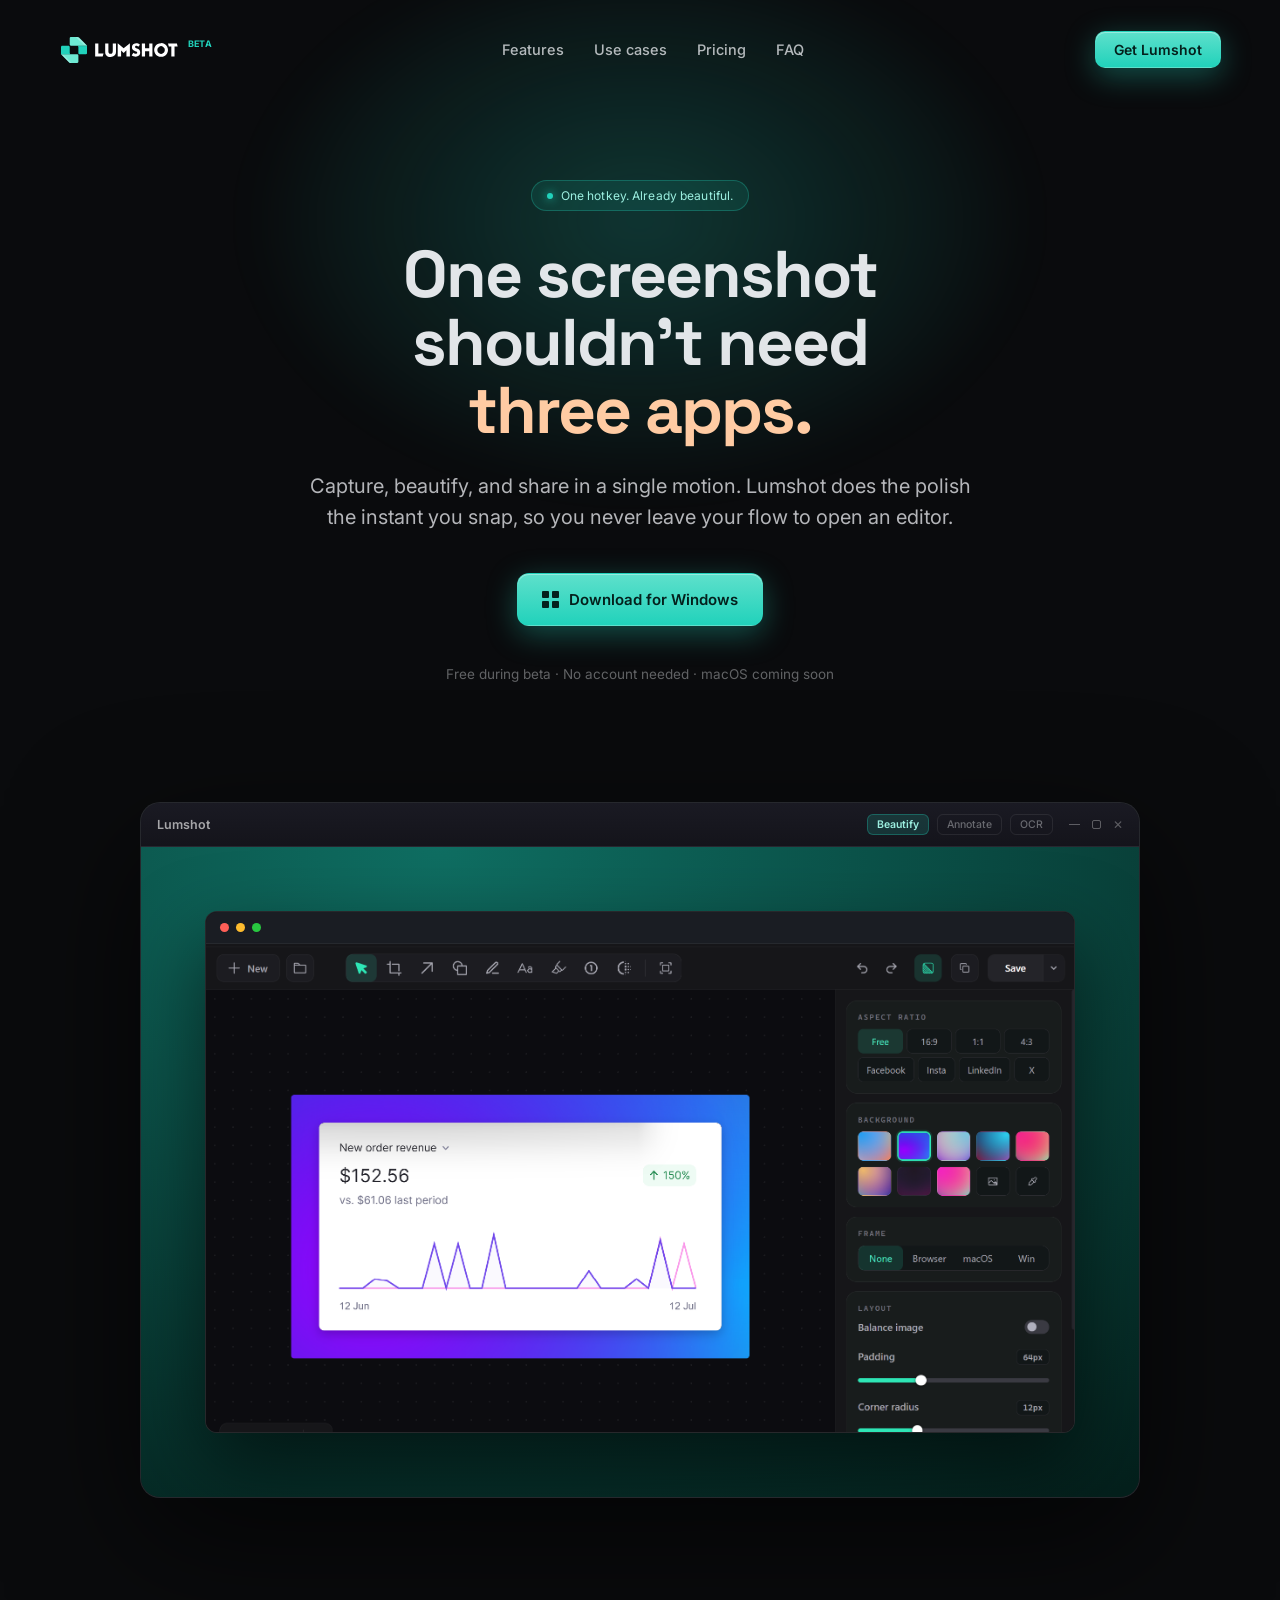
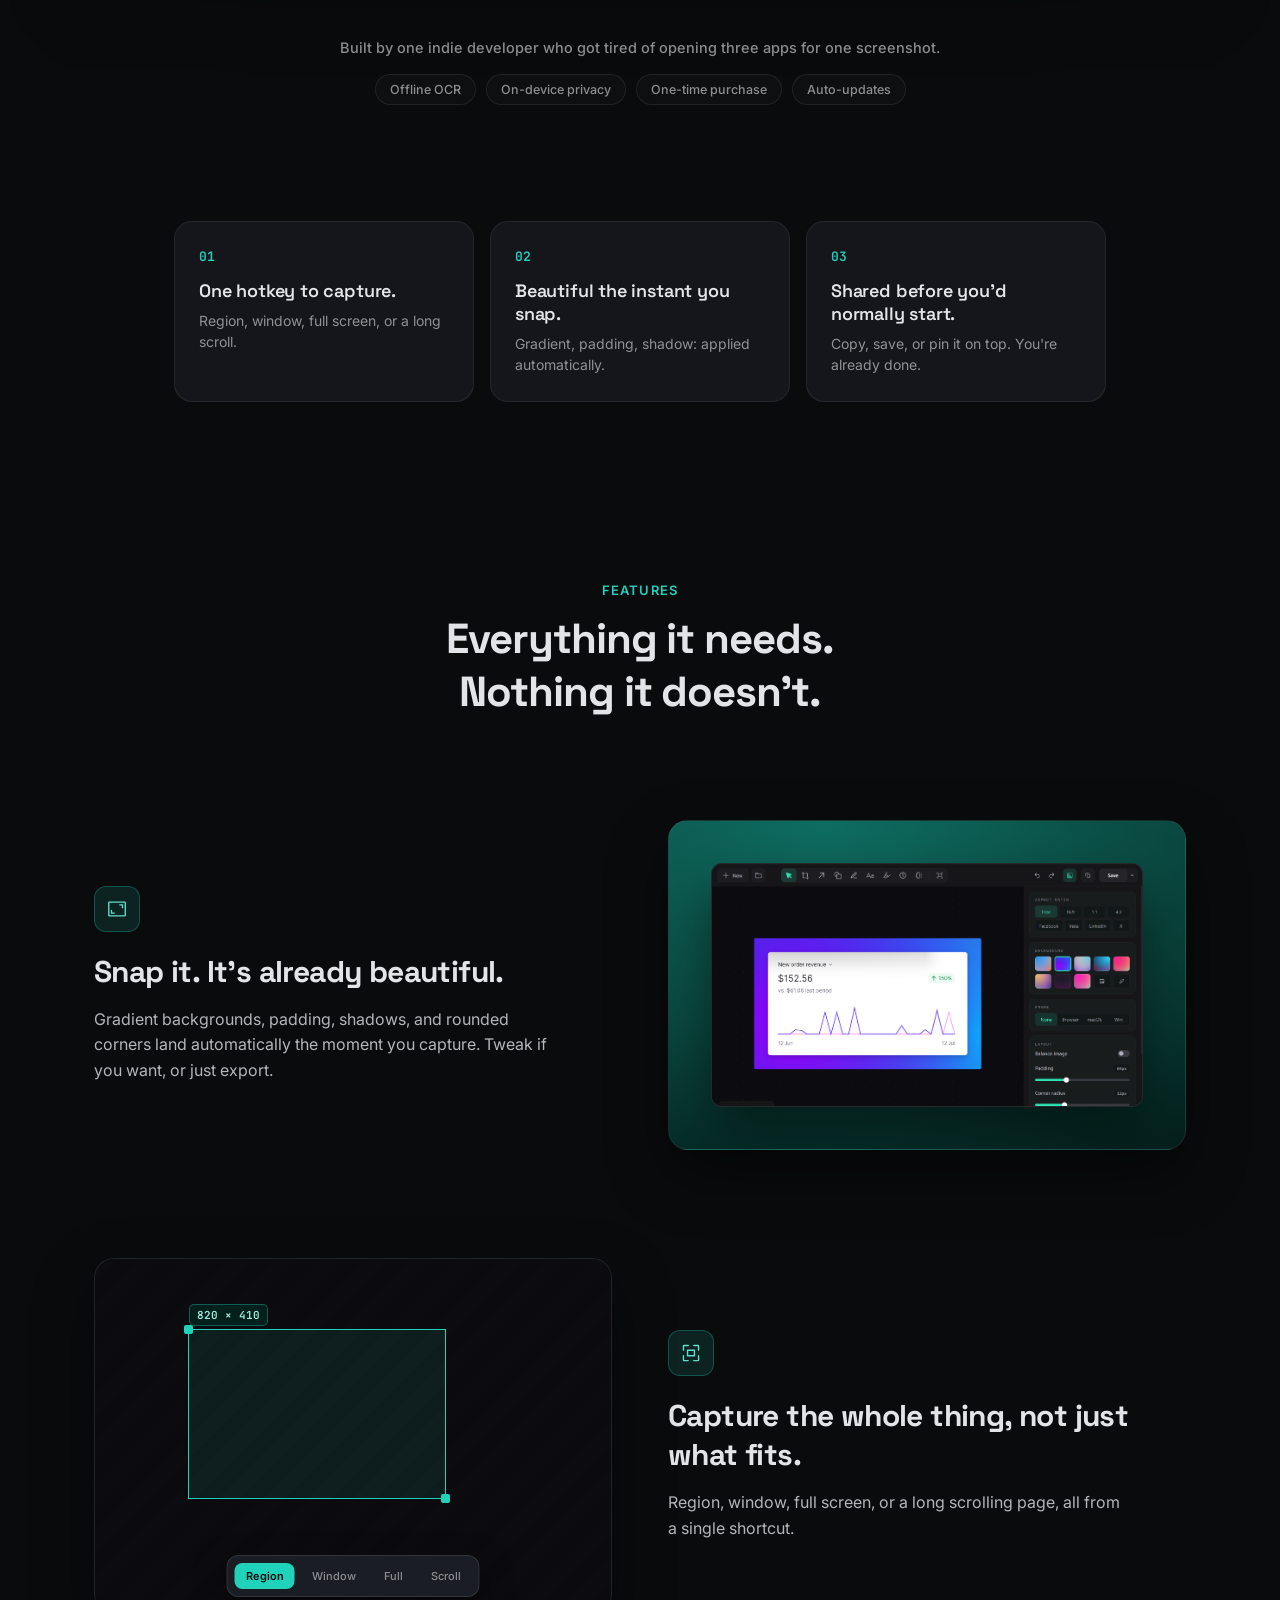
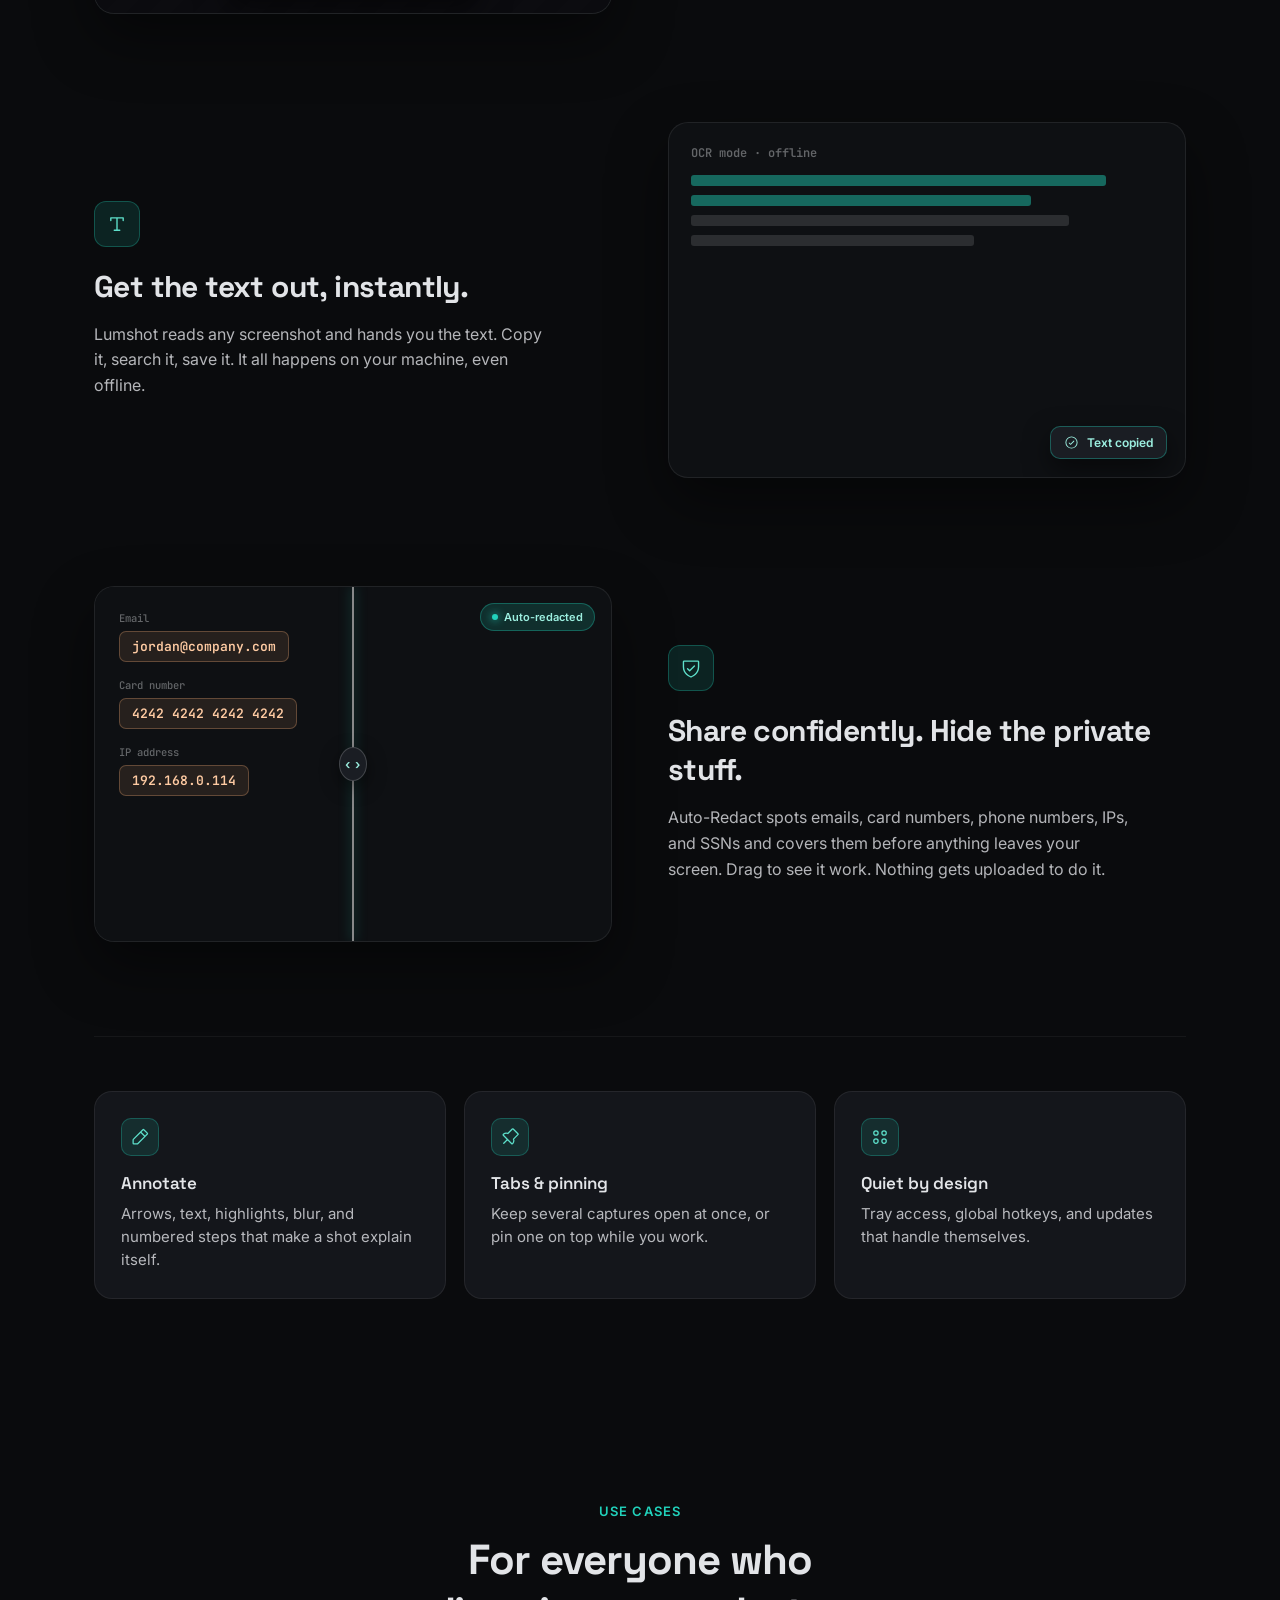
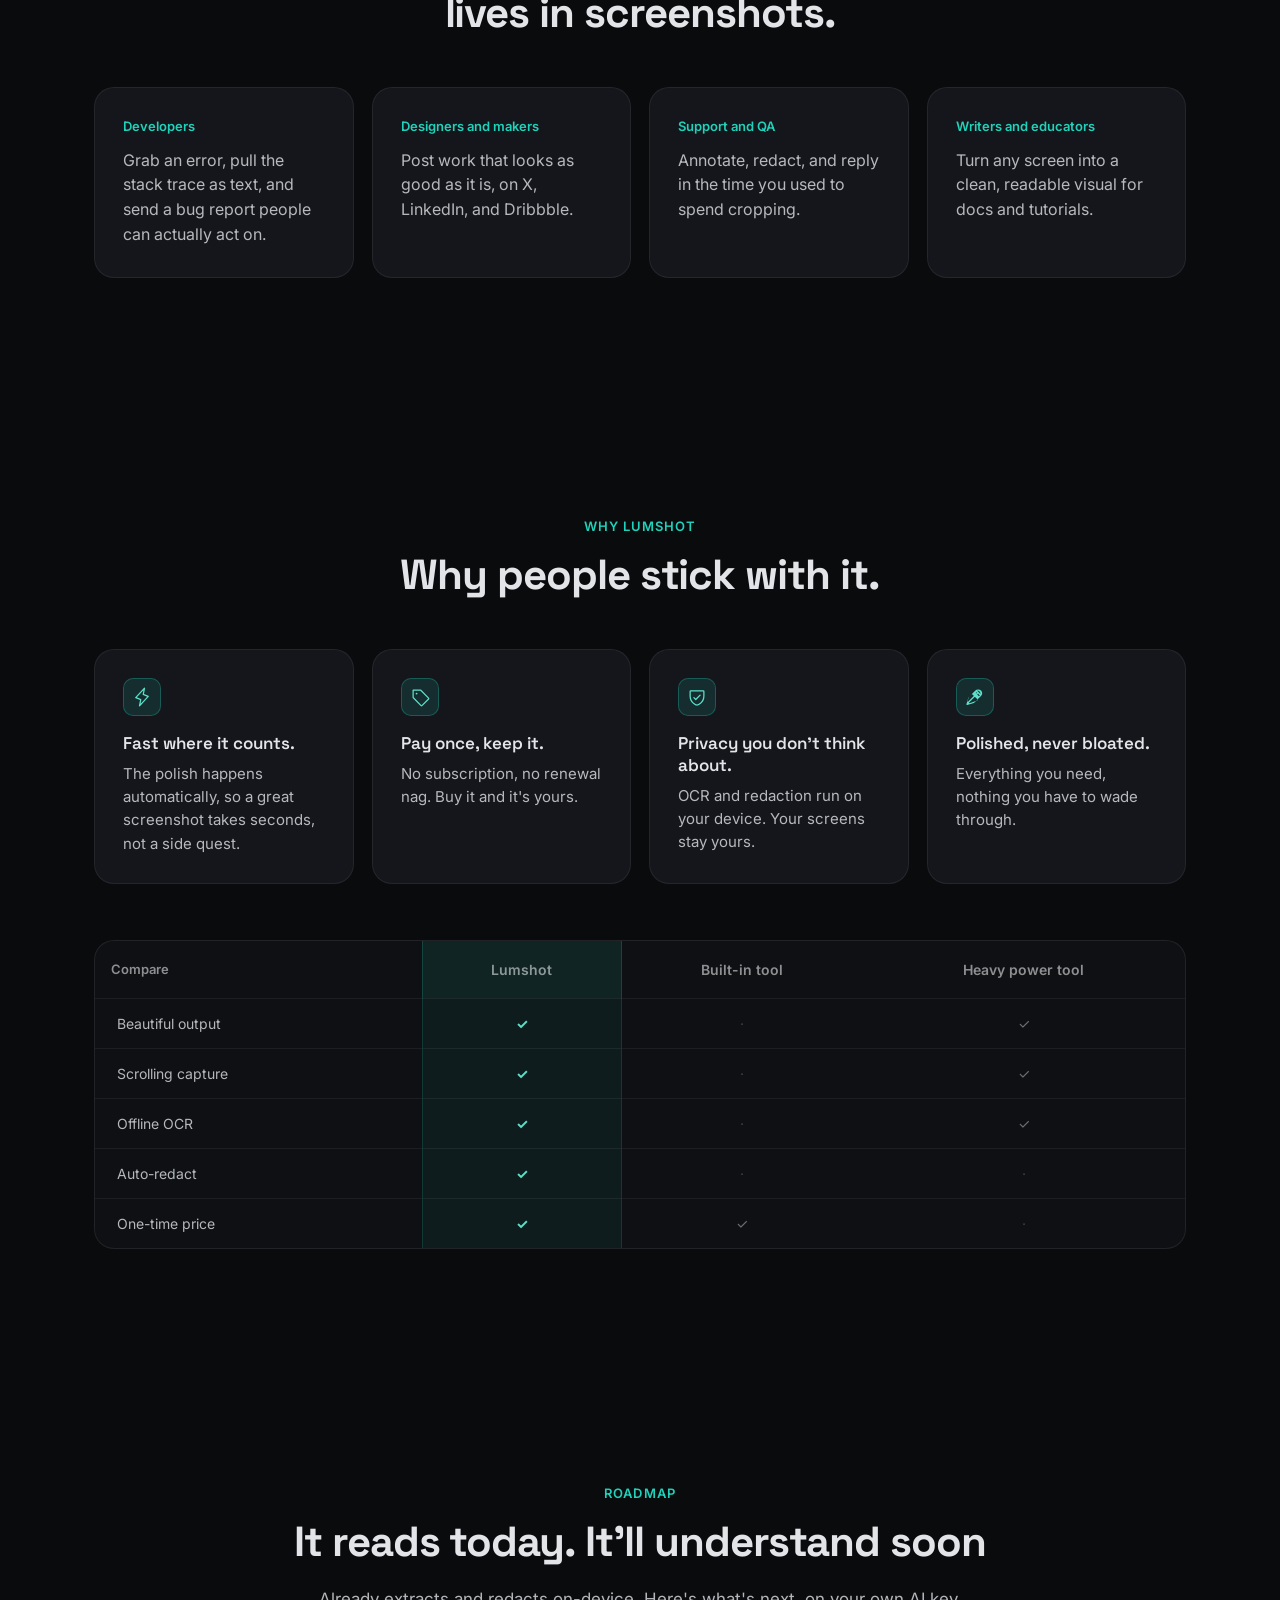
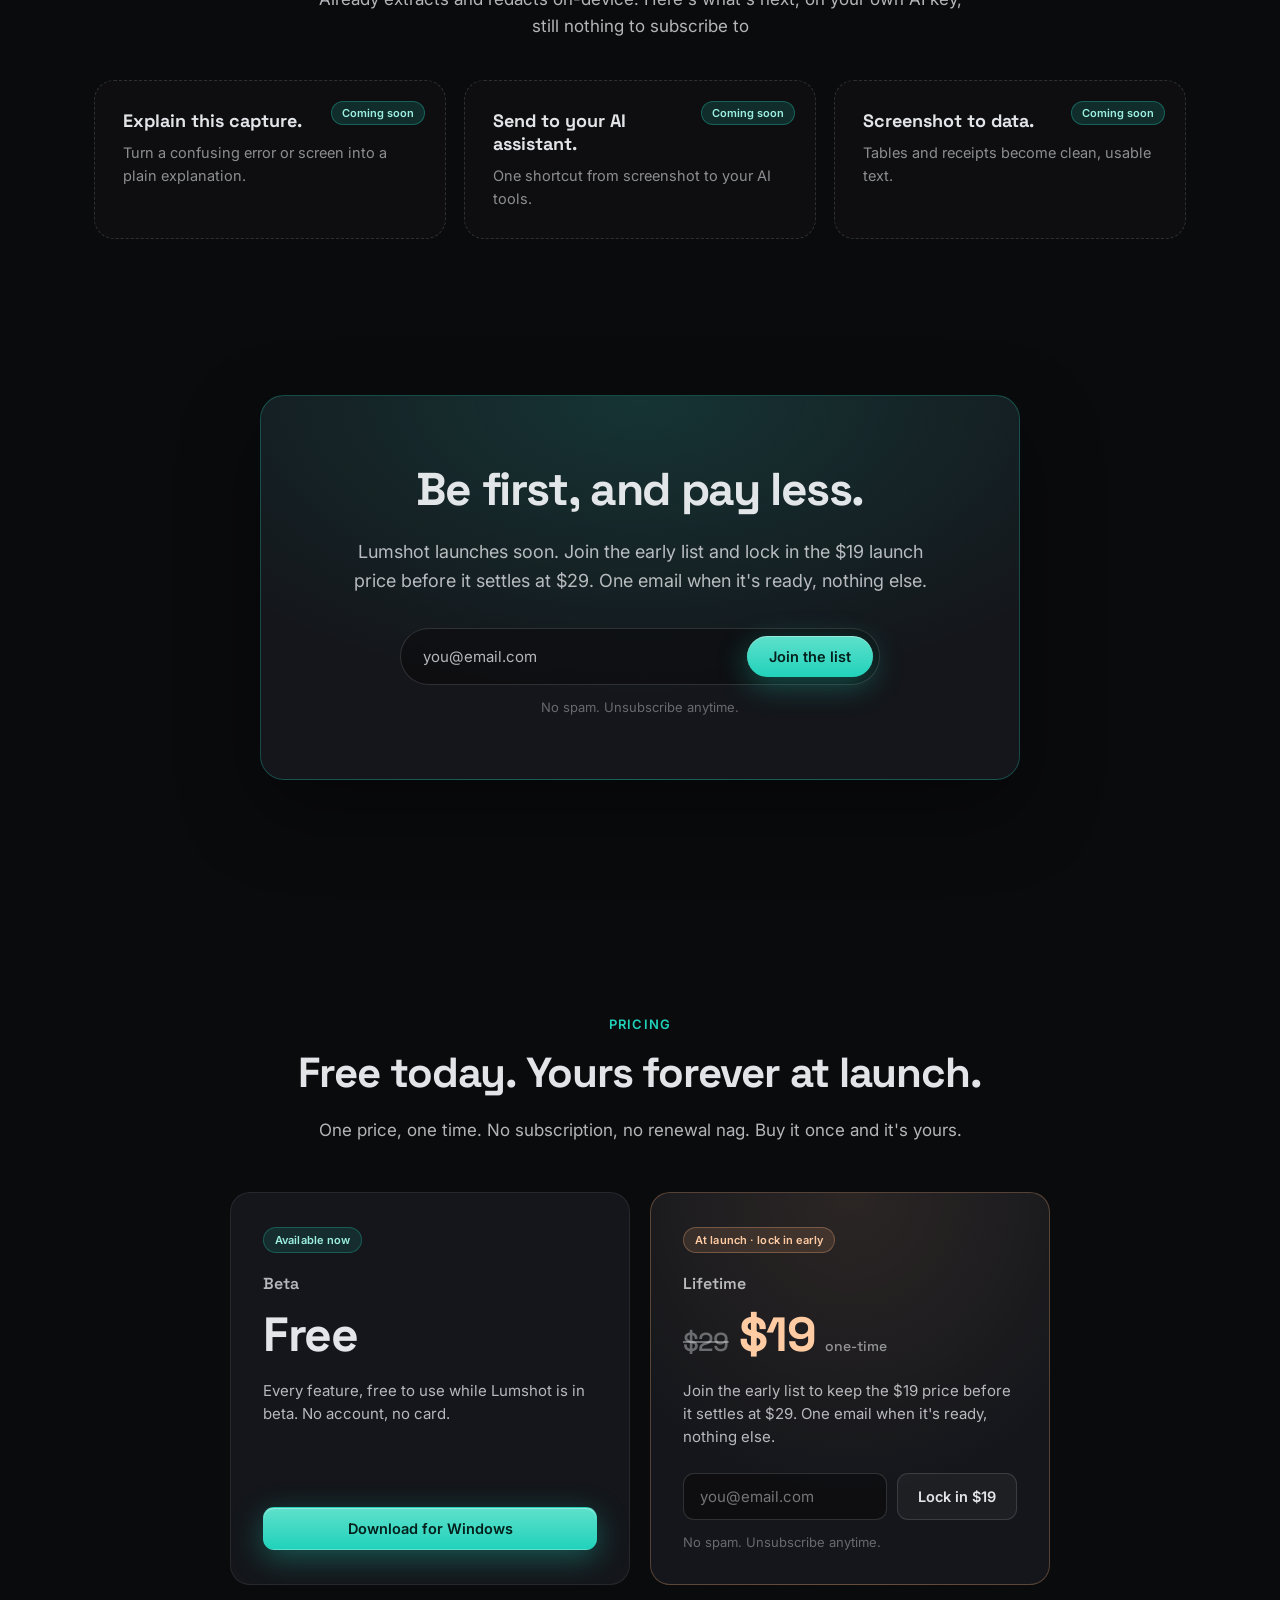
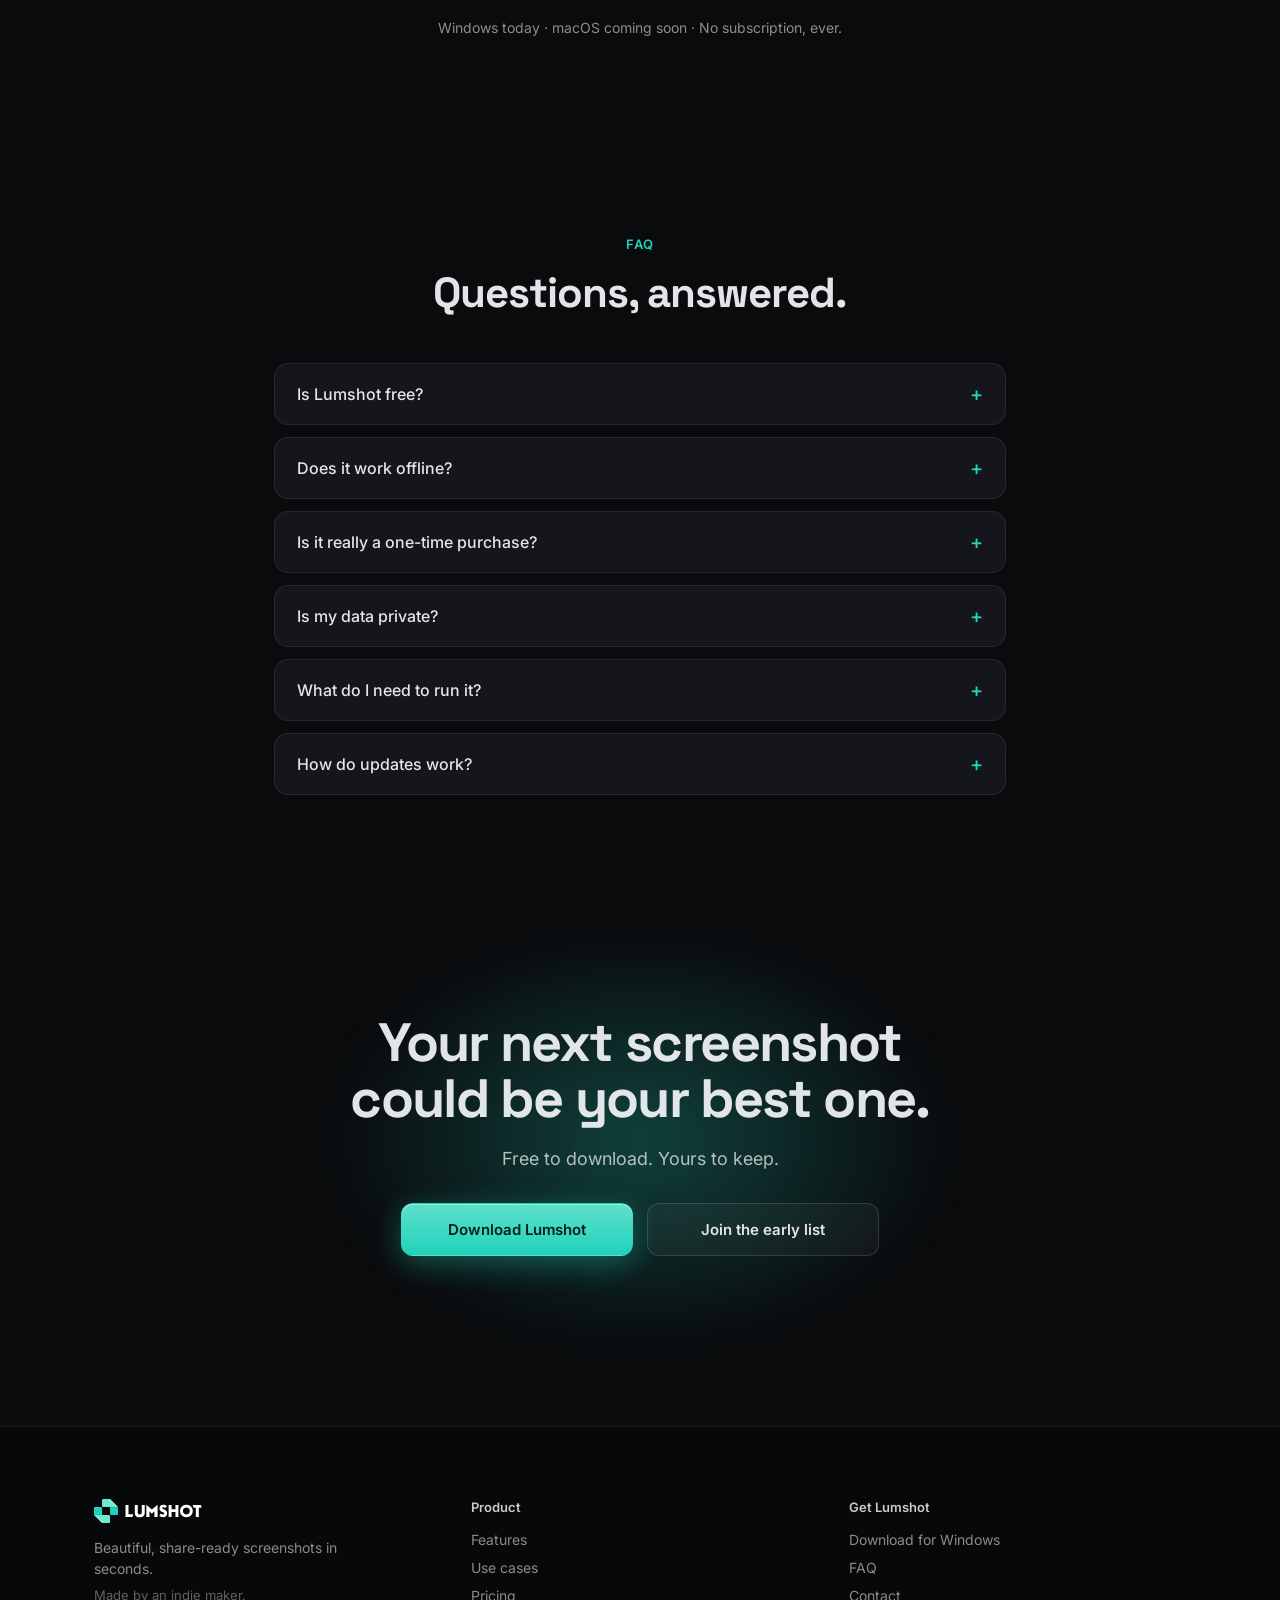
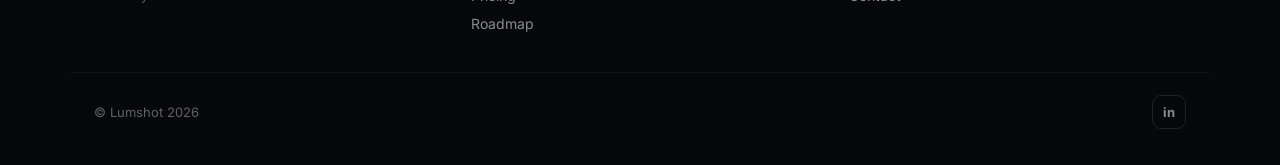
<file: index.html>
<!DOCTYPE html>
<html lang="en">

<head>
  <meta charset="utf-8">
  <meta name="viewport" content="width=device-width, initial-scale=1">
  <title>Lumshot - Beautiful, Share-Ready Screenshots in Seconds</title>
  <meta name="description"
    content="Capture, beautify, annotate, and share screenshots in seconds. Built-in OCR and on-device privacy. A faster screenshot workflow. Pay once, no subscription.">
  <link rel="preconnect" href="https://fonts.googleapis.com">
  <link rel="preconnect" href="https://fonts.gstatic.com" crossorigin>
  <link rel="stylesheet"
    href="https://fonts.googleapis.com/css2?family=Inter:wght@400;500;600;700&family=Space+Grotesk:wght@500;600;700&family=JetBrains+Mono:wght@400;500;600&display=swap">
  <link rel="stylesheet" href="styles.css">
</head>

<body>

  <div class="page">

    <!-- ambient hero glow -->
    <div class="hero-glow" aria-hidden="true"></div>

    <!-- ===================== NAV ===================== -->
    <nav id="lum-nav" class="nav">
      <div id="lum-navbox" class="nav-box">
        <a href="#top" aria-label="Lumshot home" class="nav-logo">
          <img src="assets/logo.svg" alt="Lumshot" class="nav-logo-img">
          <span class="nav-beta">BETA</span>
        </a>
        <div class="nav-links">
          <a href="#features">Features</a>
          <a href="#usecases">Use cases</a>
          <a href="#pricing">Pricing</a>
          <a href="#faq">FAQ</a>
        </div>
        <div class="nav-actions">
          <a href="#pricing" class="btn btn-primary btn-nav">Get Lumshot</a>
          <button id="lum-burger" class="nav-burger" aria-label="Open menu" aria-controls="lum-mobile"
            aria-expanded="false">
            <span></span>
            <span></span>
            <span></span>
          </button>
        </div>
      </div>
      <div id="lum-mobile" class="nav-mobile">
        <a href="#features">Features</a>
        <a href="#usecases">Use cases</a>
        <a href="#pricing">Pricing</a>
        <a href="#faq">FAQ</a>
        <a href="#pricing" class="nav-mobile-cta">Get Lumshot</a>
      </div>
    </nav>

    <!-- ===================== HERO ===================== -->
    <header id="top" class="hero">
      <div class="pill">
        <span class="pill-dot"></span>
        One hotkey. Already beautiful.
      </div>
      <h1 class="hero-title">One screenshot shouldn't need <span class="accent-light">three apps.</span></h1>
      <p class="hero-sub">Capture, beautify, and share in a single motion. Lumshot does the polish the instant you
        snap, so you never leave your flow to open an editor.

      </p>
      <div class="hero-ctas">
        <a href="#" data-download-href="https://github.com/saeefam/lumshot/releases/latest/download/Lumshot-Setup.exe"
          class="btn btn-primary btn-lg" data-download-trigger>
          <span class="win-icon" aria-hidden="true">
            <span></span><span></span><span></span><span></span>
          </span>
          Download for Windows
        </a>
      </div>
      <p class="hero-note">Free during beta · No account needed · macOS coming soon</p>

      <!-- hero product shot -->
      <div id="hero-shot" class="hero-shot">
        <div class="hero-shot-float">
          <div class="hero-shot-glow" aria-hidden="true"></div>
          <!-- app window -->
          <div class="app-window">
            <div class="app-titlebar">
              <div class="app-titlebar-left">
                <span class="app-name">Lumshot</span>
              </div>
              <div class="app-titlebar-right">
                <span class="chip chip-active">Beautify</span>
                <span class="chip">Annotate</span>
                <span class="chip">OCR</span>
                <div class="app-window-controls">
                  <span class="ctrl-line"></span>
                  <span class="ctrl-square"></span>
                  <span class="ctrl-close">✕</span>
                </div>
              </div>
            </div>
            <!-- canvas: beautified screenshot on gradient -->
            <div class="app-canvas">
              <div role="img"
                aria-label="A plain screenshot mid-transform into a polished Lumshot output, framed on a violet gradient with padding and a soft drop shadow"
                class="shot-frame">
                <div class="shot-titlebar">
                  <span class="dot dot-red"></span>
                  <span class="dot dot-yellow"></span>
                  <span class="dot dot-green"></span>
                </div>
                <div class="shot-image">
                  <img src="assets/screenshot.png" alt="Lumshot editor showing a beautified revenue chart screenshot"
                    loading="lazy">
                </div>
              </div>
            </div>
          </div>
        </div>
      </div>
    </header>

    <!-- ===================== CREDIBILITY ===================== -->
    <section class="credibility" data-reveal>
      <p class="credibility-text">Built by one indie developer who got tired of opening three apps for one screenshot.
      </p>
      <div class="badge-row">
        <span class="badge">Offline OCR</span>
        <span class="badge">On-device privacy</span>
        <span class="badge">One-time purchase</span>
        <span class="badge">Auto-updates</span>
      </div>
    </section>

    <!-- ===================== WORKFLOW RIBBON ===================== -->
    <section class="workflow" data-reveal>
      <div class="workflow-steps">
        <div class="workflow-card">
          <div class="workflow-num">01</div>
          <p class="workflow-text">One hotkey to capture.</p>
          <p class="workflow-sub">Region, window, full screen, or a long scroll.</p>
        </div>
        <div class="workflow-card">
          <div class="workflow-num">02</div>
          <p class="workflow-text">Beautiful the instant you snap.</p>
          <p class="workflow-sub">Gradient, padding, shadow: applied automatically.</p>
        </div>
        <div class="workflow-card">
          <div class="workflow-num">03</div>
          <p class="workflow-text">Shared before you'd normally start.</p>
          <p class="workflow-sub">Copy, save, or pin it on top. You're already done.</p>
        </div>
      </div>
    </section>

    <!-- ===================== FEATURES ===================== -->
    <section id="features" class="features">
      <div class="section-head" data-reveal>
        <div class="eyebrow">Features</div>
        <h2 class="section-title">Everything it needs. Nothing it doesn't.</h2>
      </div>

      <!-- Feature 1: beautify -->
      <div class="feat-row" data-reveal>
        <div class="feat-copy">
          <div class="feat-icon">
            <svg class="lum-icon lum-icon-stroke" viewBox="0 0 256 256" fill="none" aria-hidden="true">
              <path fill="none" stroke="currentColor" stroke-linecap="round" stroke-linejoin="round" stroke-width="16"
                d="M160 80h32v32m-96 64H64v-32" />
              <rect x="32" y="48" width="192" height="160" rx="8" fill="none" stroke="currentColor"
                stroke-linecap="round" stroke-linejoin="round" stroke-width="16" />
            </svg>
          </div>
          <h3 class="feat-title">Snap it. It's already beautiful.</h3>
          <p class="feat-desc">Gradient backgrounds, padding, shadows, and rounded corners land automatically the moment
            you capture. Tweak if you want, or just export.</p>
        </div>
        <div class="media">
          <div class="feat-media-frame feat-media-gradient">
            <div class="feat-media-inner">
              <div class="shot-image">
                <img src="assets/screenshot.png" alt="Lumshot editor showing a beautified revenue chart screenshot"
                  loading="lazy">
              </div>
            </div>
          </div>
        </div>
      </div>

      <!-- Feature 2: capture (reversed) -->
      <div class="feat-row feat-row-reverse" data-reveal>
        <div class="media">
          <div class="mock mock-capture">
            <div class="mock-diagonal-fade"></div>
            <div class="mock-scrim"></div>
            <div class="mock-select-box">
              <span class="mock-select-label">820 × 410</span>
              <span class="mock-select-handle mock-select-handle-br"></span>
              <span class="mock-select-handle mock-select-handle-tl"></span>
            </div>
            <div class="mock-toolbar">
              <span class="toolbar-btn toolbar-btn-active">Region</span>
              <span class="toolbar-btn">Window</span>
              <span class="toolbar-btn">Full</span>
              <span class="toolbar-btn">Scroll</span>
            </div>
          </div>
        </div>
        <div class="feat-copy">
          <div class="feat-icon">
            <svg class="lum-icon" viewBox="0 0 256 256" aria-hidden="true">
              <path
                d="M104,40a8,8,0,0,1-8,8H48V96a8,8,0,0,1-16,0V48A16,16,0,0,1,48,32H96A8,8,0,0,1,104,40ZM208,32H160a8,8,0,0,0,0,16h48V96a8,8,0,0,0,16,0V48A16,16,0,0,0,208,32ZM40,152a8,8,0,0,0-8,8v48a16,16,0,0,0,16,16H96a8,8,0,0,0,0-16H48V160A8,8,0,0,0,40,152Zm176,0a8,8,0,0,0-8,8v48H160a8,8,0,0,0,0,16h48a16,16,0,0,0,16-16V160A8,8,0,0,0,216,152ZM88,88a8,8,0,0,0-8,8v64a8,8,0,0,0,8,8h80a8,8,0,0,0,8-8V96a8,8,0,0,0-8-8Zm72,64H96V104h64Z">
              </path>
            </svg>
          </div>
          <h3 class="feat-title">Capture the whole thing, not just what fits.</h3>
          <p class="feat-desc">Region, window, full screen, or a long scrolling page, all from a single shortcut.</p>
        </div>
      </div>

      <!-- Feature 3: OCR -->
      <div class="feat-row" data-reveal>
        <div class="feat-copy">
          <div class="feat-icon">
            <svg class="lum-icon" viewBox="0 0 256 256" aria-hidden="true">
              <path
                d="M208,56V88a8,8,0,0,1-16,0V64H136V192h24a8,8,0,0,1,0,16H96a8,8,0,0,1,0-16h24V64H64V88a8,8,0,0,1-16,0V56a8,8,0,0,1,8-8H200A8,8,0,0,1,208,56Z">
              </path>
            </svg>
          </div>
          <h3 class="feat-title">Get the text out, instantly.</h3>
          <p class="feat-desc">Lumshot reads any screenshot and hands you the text. Copy it, search it, save it. It all
            happens on your machine, even offline.</p>
        </div>
        <div class="media">
          <div class="mock mock-ocr">
            <div class="mock-ocr-body">
              <div class="mock-ocr-label">OCR mode · offline</div>
              <div class="mock-ocr-lines">
                <div class="ocr-line ocr-line-accent" style="width:88%"></div>
                <div class="ocr-line ocr-line-accent" style="width:72%"></div>
                <div class="ocr-line" style="width:80%"></div>
                <div class="ocr-line" style="width:60%"></div>
              </div>
            </div>
            <div class="mock-ocr-toast">
              <svg class="lum-icon lum-icon-toast" viewBox="0 0 256 256" aria-hidden="true">
                <path
                  d="M173.66,98.34a8,8,0,0,1,0,11.32l-56,56a8,8,0,0,1-11.32,0l-24-24a8,8,0,0,1,11.32-11.32L112,148.69l50.34-50.35A8,8,0,0,1,173.66,98.34ZM232,128A104,104,0,1,1,128,24,104.11,104.11,0,0,1,232,128Zm-16,0a88,88,0,1,0-88,88A88.1,88.1,0,0,0,216,128Z">
                </path>
              </svg>
              <span class="mock-ocr-toast-text">Text copied</span>
            </div>
          </div>
        </div>
      </div>

      <!-- Feature 4: redact - interactive before/after drag -->
      <div class="feat-row feat-row-reverse" data-reveal>
        <div class="media">
          <div class="mock mock-redact" id="lum-redact" data-baf>
            <!-- "after" (redacted) is the base layer -->
            <div class="redact-fields">
              <div class="redact-field">
                <div class="redact-label">Email</div>
                <div class="redact-value redact-value-off">jordan@company.com<span class="redact-blur"></span></div>
              </div>
              <div class="redact-field">
                <div class="redact-label">Card number</div>
                <div class="redact-value redact-value-off">4242 4242 4242 4242<span class="redact-blur"></span></div>
              </div>
              <div class="redact-field">
                <div class="redact-label">IP address</div>
                <div class="redact-value redact-value-off">192.168.0.114<span class="redact-blur"></span></div>
              </div>
            </div>
            <!-- "before" (exposed) is clipped from the left by the handle -->
            <div class="redact-before" data-baf-before>
              <div class="redact-fields">
                <div class="redact-field">
                  <div class="redact-label">Email</div>
                  <div class="redact-value redact-value-raw">jordan@company.com</div>
                </div>
                <div class="redact-field">
                  <div class="redact-label">Card number</div>
                  <div class="redact-value redact-value-raw">4242 4242 4242 4242</div>
                </div>
                <div class="redact-field">
                  <div class="redact-label">IP address</div>
                  <div class="redact-value redact-value-raw">192.168.0.114</div>
                </div>
              </div>
            </div>
            <div class="redact-badge">
              <span class="redact-badge-dot"></span>
              <span>Auto-redacted</span>
            </div>
            <button class="baf-handle" data-baf-handle type="button"
              aria-label="Drag to compare before and after redaction">
              <span class="baf-handle-line"></span>
              <span class="baf-handle-grip">‹ ›</span>
            </button>
          </div>
        </div>
        <div class="feat-copy">
          <div class="feat-icon">
            <svg class="lum-icon" viewBox="0 0 256 256" aria-hidden="true">
              <path
                d="M208,40H48A16,16,0,0,0,32,56v58.79c0,89.13,75.47,118.44,90.59,123.4a15.66,15.66,0,0,0,10.82,0C148.53,233.23,224,203.92,224,114.79V56A16,16,0,0,0,208,40Zm0,74.79c0,78.42-66.35,104.62-80,109.18-13.53-4.51-80-30.69-80-109.18V56H208ZM82.34,141.66a8,8,0,0,1,11.32-11.32L112,148.68l50.34-50.34a8,8,0,0,1,11.32,11.32l-56,56a8,8,0,0,1-11.32,0Z">
              </path>
            </svg>
          </div>
          <h3 class="feat-title">Share confidently. Hide the private stuff.</h3>
          <p class="feat-desc">Auto-Redact spots emails, card numbers, phone numbers, IPs, and SSNs and covers them
            before anything leaves your screen. Drag to see it work. Nothing gets uploaded to do it.</p>
        </div>
      </div>

      <!-- and more: compact grid for secondary features -->
      <div class="feat-more" data-reveal>
        <div class="feat-more-card">
          <div class="feat-more-icon"><svg class="lum-icon" viewBox="0 0 256 256" aria-hidden="true">
              <path
                d="M227.31,73.37,182.63,28.68a16,16,0,0,0-22.63,0L36.69,152A15.86,15.86,0,0,0,32,163.31V208a16,16,0,0,0,16,16H92.69A15.86,15.86,0,0,0,104,219.31L227.31,96a16,16,0,0,0,0-22.63ZM92.69,208H48V163.31l88-88L180.69,120ZM192,108.68,147.31,64l24-24L216,84.68Z">
              </path>
            </svg></div>
          <h3 class="feat-more-title">Annotate</h3>
          <p class="feat-more-text">Arrows, text, highlights, blur, and numbered steps that make a shot explain itself.
          </p>
        </div>
        <div class="feat-more-card">
          <div class="feat-more-icon"><svg class="lum-icon lum-icon-stroke" viewBox="0 0 256 256" fill="none"
              aria-hidden="true">
              <path
                d="M229.66 98.34a8 8 0 0 0 0-11.31L169 26.34a8 8 0 0 0-11.31 0l-57.3 57.46S72.64 69.93 43 93.85a8 8 0 0 0-.65 11.91l107.9 107.89a8 8 0 0 0 12-.83c8.39-11.16 21.57-34.09 10.11-57ZM96.29 159.71 48 208"
                fill="none" stroke="currentColor" stroke-linecap="round" stroke-linejoin="round" stroke-width="16" />
            </svg></div>
          <h3 class="feat-more-title">Tabs &amp; pinning</h3>
          <p class="feat-more-text">Keep several captures open at once, or pin one on top while you work.</p>
        </div>
        <div class="feat-more-card">
          <div class="feat-more-icon"><svg class="lum-icon" viewBox="0 0 256 256" aria-hidden="true">
              <path
                d="M180,144a36,36,0,1,0,36,36A36,36,0,0,0,180,144Zm0,56a20,20,0,1,1,20-20A20,20,0,0,1,180,200ZM76,144a36,36,0,1,0,36,36A36,36,0,0,0,76,144Zm0,56a20,20,0,1,1,20-20A20,20,0,0,1,76,200ZM180,40a36,36,0,1,0,36,36A36,36,0,0,0,180,40Zm0,56a20,20,0,1,1,20-20A20,20,0,0,1,180,96ZM76,40a36,36,0,1,0,36,36A36,36,0,0,0,76,40Zm0,56A20,20,0,1,1,96,76,20,20,0,0,1,76,96Z">
              </path>
            </svg></div>
          <h3 class="feat-more-title">Quiet by design</h3>
          <p class="feat-more-text">Tray access, global hotkeys, and updates that handle themselves.</p>
        </div>
      </div>
    </section>

    <!-- ===================== USE CASES ===================== -->
    <section id="usecases" class="usecases">
      <div class="section-head" data-reveal>
        <div class="eyebrow">Use cases</div>
        <h2 class="section-title">For everyone who lives in screenshots.</h2>
      </div>
      <div class="usecase-grid" data-reveal>
        <div class="usecase-card">
          <div class="usecase-label">Developers</div>
          <p class="usecase-text">Grab an error, pull the stack trace as text, and send a bug report people can actually
            act on.</p>
        </div>
        <div class="usecase-card">
          <div class="usecase-label">Designers and makers</div>
          <p class="usecase-text">Post work that looks as good as it is, on X, LinkedIn, and Dribbble.</p>
        </div>
        <div class="usecase-card">
          <div class="usecase-label">Support and QA</div>
          <p class="usecase-text">Annotate, redact, and reply in the time you used to spend cropping.</p>
        </div>
        <div class="usecase-card">
          <div class="usecase-label">Writers and educators</div>
          <p class="usecase-text">Turn any screen into a clean, readable visual for docs and tutorials.</p>
        </div>
      </div>
    </section>

    <!-- ===================== WHY ===================== -->
    <section class="why">
      <div class="section-head" data-reveal>
        <div class="eyebrow">Why Lumshot</div>
        <h2 class="section-title">Why people stick with it.</h2>
      </div>
      <div class="why-grid" data-reveal>
        <div class="why-card">
          <div class="why-icon"><svg class="lum-icon" viewBox="0 0 256 256" aria-hidden="true">
              <path
                d="M215.79,118.17a8,8,0,0,0-5-5.66L153.18,90.9l14.66-73.33a8,8,0,0,0-13.69-7l-112,120a8,8,0,0,0,3,13l57.63,21.61L88.16,238.43a8,8,0,0,0,13.69,7l112-120A8,8,0,0,0,215.79,118.17ZM109.37,214l10.47-52.38a8,8,0,0,0-5-9.06L62,132.71l84.62-90.66L136.16,94.43a8,8,0,0,0,5,9.06l52.8,19.8Z">
              </path>
            </svg></div>
          <h3 class="why-title">Fast where it counts.</h3>
          <p class="why-text">The polish happens automatically, so a great screenshot takes seconds, not a side quest.
          </p>
        </div>
        <div class="why-card">
          <div class="why-icon"><svg class="lum-icon" viewBox="0 0 256 256" aria-hidden="true">
              <path
                d="M243.31,136,144,36.69A15.86,15.86,0,0,0,132.69,32H40a8,8,0,0,0-8,8v92.69A15.86,15.86,0,0,0,36.69,144L136,243.31a16,16,0,0,0,22.63,0l84.68-84.68a16,16,0,0,0,0-22.63Zm-96,96L48,132.69V48h84.69L232,147.31ZM96,84A12,12,0,1,1,84,72,12,12,0,0,1,96,84Z">
              </path>
            </svg></div>
          <h3 class="why-title">Pay once, keep it.</h3>
          <p class="why-text">No subscription, no renewal nag. Buy it and it's yours.</p>
        </div>
        <div class="why-card">
          <div class="why-icon"><svg class="lum-icon" viewBox="0 0 256 256" aria-hidden="true">
              <path
                d="M208,40H48A16,16,0,0,0,32,56v58.79c0,89.13,75.47,118.44,90.59,123.4a15.66,15.66,0,0,0,10.82,0C148.53,233.23,224,203.92,224,114.79V56A16,16,0,0,0,208,40Zm0,74.79c0,78.42-66.35,104.62-80,109.18-13.53-4.51-80-30.69-80-109.18V56H208ZM82.34,141.66a8,8,0,0,1,11.32-11.32L112,148.68l50.34-50.34a8,8,0,0,1,11.32,11.32l-56,56a8,8,0,0,1-11.32,0Z">
              </path>
            </svg></div>
          <h3 class="why-title">Privacy you don't think about.</h3>
          <p class="why-text">OCR and redaction run on your device. Your screens stay yours.</p>
        </div>
        <div class="why-card">
          <div class="why-icon"><svg class="lum-icon" viewBox="0 0 256 256" aria-hidden="true">
              <path
                d="M208.49,47.51a56,56,0,0,0-79.2,0L46.06,130.73a8,8,0,0,0-2.06,3.4L18.36,220.4a8,8,0,0,0,10,10l86.27-25.64a8,8,0,0,0,3.4-2.06L201.29,119.4A56.06,56.06,0,0,0,208.49,47.51Zm-96.19,142L54.63,206.79l-5.42-5.42L162,88.57a8,8,0,0,0-11.31-11.31L37.9,190,32.47,184.6,49.71,126.9,88.57,88l79.4,79.4ZM190,108,179.28,118.7,137.28,76.7,148,66l42,42Zm7.16-19.86-42-42a40,40,0,0,1,42,42Z">
              </path>
            </svg>
          </div>
          <h3 class="why-title">Polished, never bloated.</h3>
          <p class="why-text">Everything you need, nothing you have to wade through.</p>
        </div>
      </div>

      <!-- comparison table -->
      <div class="compare-wrap" data-reveal>
        <div class="compare-scroll">
          <table class="compare-table">
            <thead>
              <tr>
                <th class="compare-th-label">Compare</th>
                <th class="compare-th-main">Lumshot</th>
                <th>Built-in tool</th>
                <th>Heavy power tool</th>
              </tr>
            </thead>
            <tbody>
              <tr>
                <td>Beautiful output</td>
                <td class="compare-td-main">✓</td>
                <td class="compare-td-no">·</td>
                <td class="compare-td-dim">✓</td>
              </tr>
              <tr>
                <td>Scrolling capture</td>
                <td class="compare-td-main">✓</td>
                <td class="compare-td-no">·</td>
                <td class="compare-td-dim">✓</td>
              </tr>
              <tr>
                <td>Offline OCR</td>
                <td class="compare-td-main">✓</td>
                <td class="compare-td-no">·</td>
                <td class="compare-td-dim">✓</td>
              </tr>
              <tr>
                <td>Auto-redact</td>
                <td class="compare-td-main">✓</td>
                <td class="compare-td-no">·</td>
                <td class="compare-td-no">·</td>
              </tr>
              <tr>
                <td>One-time price</td>
                <td class="compare-td-main">✓</td>
                <td class="compare-td-dim">✓</td>
                <td class="compare-td-no">·</td>
              </tr>
            </tbody>
          </table>
        </div>
      </div>
    </section>

    <!-- ===================== AI ROADMAP ===================== -->
    <section id="roadmap" class="roadmap">
      <div class="section-head" data-reveal>
        <div class="eyebrow">Roadmap</div>
        <h2 class="section-title">It reads today. It'll understand soon</h2>
        <p class="section-sub">Already extracts and redacts on-device. Here's what's next, on your own AI key, still
          nothing to subscribe to</p>
      </div>
      <div class="roadmap-grid" data-reveal>
        <div class="roadmap-card">
          <span class="badge-soon">Coming soon</span>
          <h3 class="roadmap-title">Explain this capture.</h3>
          <p class="roadmap-text">Turn a confusing error or screen into a plain explanation.</p>
        </div>
        <div class="roadmap-card">
          <span class="badge-soon">Coming soon</span>
          <h3 class="roadmap-title">Send to your AI assistant.</h3>
          <p class="roadmap-text">One shortcut from screenshot to your AI tools.</p>
        </div>
        <div class="roadmap-card">
          <span class="badge-soon">Coming soon</span>
          <h3 class="roadmap-title">Screenshot to data.</h3>
          <p class="roadmap-text">Tables and receipts become clean, usable text.</p>
        </div>
      </div>
    </section>

    <!-- ===================== EARLY-BIRD / WAITLIST ===================== -->
    <section class="early-bird">
      <div class="early-bird-card" data-reveal>
        <h2 class="early-bird-title">Be first, and pay less.</h2>
        <p class="early-bird-text">Lumshot launches soon. Join the early list and lock in the $19 launch price before
          it settles at $29. One email when it's ready, nothing else.</p>
        <form id="lum-waitlist" class="waitlist-form">
          <div class="waitlist-field">
            <input type="email" placeholder="you@email.com" aria-label="Email address" required>
            <button type="submit" class="waitlist-submit">Join the list</button>
          </div>
        </form>
        <p id="lum-waitlist-note" class="waitlist-note">No spam. Unsubscribe anytime.</p>
      </div>
    </section>

    <!-- ===================== PRICING ===================== -->
    <section id="pricing" class="pricing">
      <div class="section-head" data-reveal>
        <div class="eyebrow">Pricing</div>
        <h2 class="section-title">Free today. Yours forever at launch.</h2>
        <p class="section-sub">One price, one time. No subscription, no renewal nag. Buy it once and it's yours.</p>
      </div>
      <div class="pricing-split" data-reveal>
        <!-- Now: free beta -->
        <div class="pricing-card pricing-card-now">
          <div class="pricing-tag">Available now</div>
          <div class="pricing-plan">Beta</div>
          <div class="pricing-amount"><span>Free</span></div>
          <p class="pricing-desc">Every feature, free to use while Lumshot is in beta. No account, no card.</p>
          <a href="#" data-download-href="https://github.com/saeefam/lumshot/releases/latest/download/Lumshot-Setup.exe"
            class="btn btn-primary pricing-btn" data-download-trigger>Download for Windows</a>
        </div>
        <!-- Later: one-time launch price with early-bird capture -->
        <div class="pricing-card pricing-card-launch">
          <div class="pricing-tag pricing-tag-warm">At launch · lock in early</div>
          <div class="pricing-plan">Lifetime</div>
          <div class="pricing-amount">
            <span class="pricing-was">$29</span>
            <span class="pricing-now">$19</span>
            <span class="pricing-per">one-time</span>
          </div>
          <p class="pricing-desc">Join the early list to keep the $19 price before it settles at $29. One email when
            it's ready, nothing else.</p>
          <form id="lum-form" class="pricing-form">
            <input type="email" placeholder="you@email.com" aria-label="Email address" required>
            <button type="submit" class="btn btn-secondary pricing-btn">Lock in $19</button>
          </form>
          <p id="lum-form-note" class="waitlist-note">No spam. Unsubscribe anytime.</p>
        </div>
      </div>
      <p class="pricing-footnote">Windows today · macOS coming soon · No subscription, ever.</p>
    </section>

    <!-- ===================== FAQ ===================== -->
    <section id="faq" class="faq">
      <div class="section-head" data-reveal>
        <div class="eyebrow">FAQ</div>
        <h2 class="section-title">Questions, answered.</h2>
      </div>
      <div class="faq-list" data-reveal>
        <div class="faq-item" data-faq>
          <button class="faq-question" data-faq-q>
            <span>Is Lumshot free?</span>
            <span class="faq-icon" data-faq-i>+</span>
          </button>
          <div class="faq-answer" data-faq-a>
            <p>Yes. Every feature is free while Lumshot is in beta. At launch it becomes a one-time purchase: $29, or
              $19 if you join the early list now. No subscription either way.</p>
          </div>
        </div>
        <div class="faq-item" data-faq>
          <button class="faq-question" data-faq-q>
            <span>Does it work offline?</span>
            <span class="faq-icon" data-faq-i>+</span>
          </button>
          <div class="faq-answer" data-faq-a>
            <p>Yes. Capturing, beautifying, and reading text all happen locally. Your screens never get uploaded.</p>
          </div>
        </div>
        <div class="faq-item" data-faq>
          <button class="faq-question" data-faq-q>
            <span>Is it really a one-time purchase?</span>
            <span class="faq-icon" data-faq-i>+</span>
          </button>
          <div class="faq-answer" data-faq-a>
            <p>Yes. Pay once at launch and Lumshot is yours to keep, including updates. There's no subscription and no
              renewal.</p>
          </div>
        </div>
        <div class="faq-item" data-faq>
          <button class="faq-question" data-faq-q>
            <span>Is my data private?</span>
            <span class="faq-icon" data-faq-i>+</span>
          </button>
          <div class="faq-answer" data-faq-a>
            <p>Completely. Text extraction and redaction run on your device. Nothing leaves it.</p>
          </div>
        </div>
        <div class="faq-item" data-faq>
          <button class="faq-question" data-faq-q>
            <span>What do I need to run it?</span>
            <span class="faq-icon" data-faq-i>+</span>
          </button>
          <div class="faq-answer" data-faq-a>
            <p>A recent Windows 10 or 11 desktop. macOS support is on the way.</p>
          </div>
        </div>
        <div class="faq-item" data-faq>
          <button class="faq-question" data-faq-q>
            <span>How do updates work?</span>
            <span class="faq-icon" data-faq-i>+</span>
          </button>
          <div class="faq-answer" data-faq-a>
            <p>Lumshot keeps itself up to date automatically.</p>
          </div>
        </div>
      </div>
    </section>

    <!-- ===================== FINAL CTA ===================== -->
    <section class="final-cta">
      <div class="final-cta-glow" aria-hidden="true"></div>
      <div class="final-cta-inner" data-reveal>
        <h2 class="final-cta-title">Your next screenshot could be your best one.</h2>
        <p class="final-cta-text">Free to download. Yours to keep.</p>
        <div class="final-cta-actions">
          <a href="#" data-download-href="https://github.com/saeefam/lumshot/releases/latest/download/Lumshot-Setup.exe"
            class="btn btn-primary btn-lg" data-download-trigger>Download Lumshot</a>
          <a href="#top" class="btn btn-secondary btn-lg">Join the early list</a>
        </div>
      </div>
    </section>

    <!-- ===================== FOOTER ===================== -->
    <footer class="site-footer">
      <div class="footer-grid">
        <div class="footer-brand">
          <a href="#top" aria-label="Lumshot home" class="footer-logo">
            <img src="assets/logo.svg" alt="Lumshot" class="footer-logo-img">
          </a>
          <p class="footer-tagline">Beautiful, share-ready screenshots in seconds.</p>
          <p class="footer-made-by">Made by an indie maker.</p>
        </div>
        <div class="footer-col">
          <div class="footer-col-title">Product</div>
          <div class="footer-links">
            <a href="#features">Features</a>
            <a href="#usecases">Use cases</a>
            <a href="#pricing">Pricing</a>
            <a href="#roadmap">Roadmap</a>
          </div>
        </div>
        <div class="footer-col">
          <div class="footer-col-title">Get Lumshot</div>
          <div class="footer-links">
            <a href="#"
              data-download-href="https://github.com/saeefam/lumshot/releases/latest/download/Lumshot-Setup.exe"
              data-download-trigger>Download for Windows</a>
            <a href="#faq">FAQ</a>
            <a href="contact.html">Contact</a>
          </div>
        </div>
      </div>
      <div class="footer-bottom">
        <span class="footer-copyright">© Lumshot 2026</span>
        <div class="footer-social">
          <a href="https://www.linkedin.com/company/lumshot/" target="_blank" rel="noopener"
            aria-label="Lumshot on LinkedIn" class="social-btn">in</a>
        </div>
      </div>
    </footer>

  </div>

  <!-- ===================== DOWNLOAD MODAL ===================== -->
  <div id="lum-download-modal" class="download-modal" hidden>
    <div class="download-modal-backdrop" data-download-close></div>
    <div class="download-modal-card" role="dialog" aria-modal="true" aria-labelledby="lum-download-title">
      <button type="button" class="download-modal-close" data-download-close aria-label="Close">&times;</button>
      <h2 id="lum-download-title" class="download-modal-title">Get Lumshot for Windows</h2>
      <p class="download-modal-text">Enter your email and we'll start your download. We'll also let you know when new
        versions ship.</p>
      <form id="lum-download-form" class="download-modal-form" novalidate>
        <input type="email" id="lum-download-email" class="download-modal-input" placeholder="you@email.com"
          aria-label="Email address" required>
        <button type="submit" class="btn btn-download-submit">Download</button>
      </form>
      <p id="lum-download-note" class="download-modal-note"></p>
    </div>
  </div>

  <script src="script.js"></script>
</body>

</html>
</file>
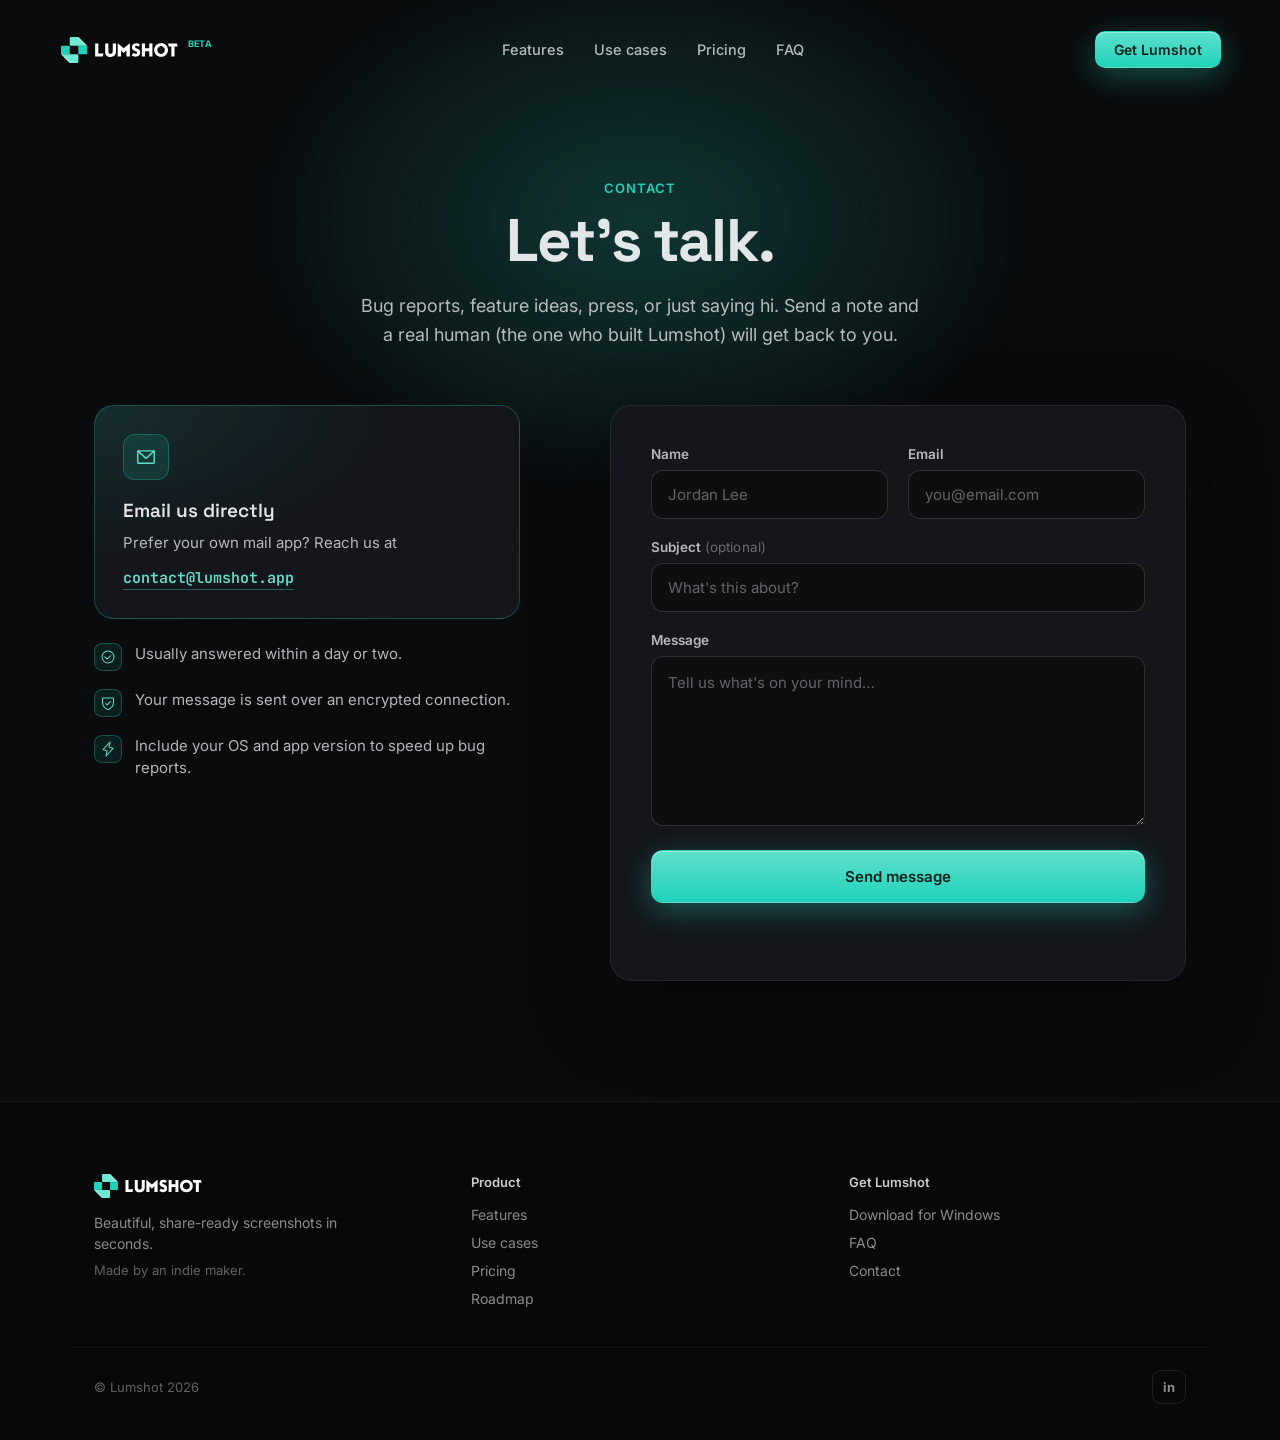
<file: contact.html>
<!DOCTYPE html>
<html lang="en">

<head>
  <meta charset="utf-8">
  <meta name="viewport" content="width=device-width, initial-scale=1">
  <title>Contact Lumshot: Get in touch</title>
  <meta name="description"
    content="Questions, feedback, or a bug to report? Send the Lumshot team a message and we'll get back to you.">
  <link rel="preconnect" href="https://fonts.googleapis.com">
  <link rel="preconnect" href="https://fonts.gstatic.com" crossorigin>
  <link rel="stylesheet"
    href="https://fonts.googleapis.com/css2?family=Inter:wght@400;500;600;700&family=Space+Grotesk:wght@500;600;700&family=JetBrains+Mono:wght@400;500;600&display=swap">
  <link rel="stylesheet" href="styles.css">
</head>

<body>

  <div class="page">

    <!-- ambient glow -->
    <div class="hero-glow" aria-hidden="true"></div>

    <!-- ===================== NAV ===================== -->
    <nav id="lum-nav" class="nav">
      <div id="lum-navbox" class="nav-box">
        <a href="index.html#top" aria-label="Lumshot home" class="nav-logo">
          <img src="assets/logo.svg" alt="Lumshot" class="nav-logo-img">
          <span class="nav-beta">BETA</span>
        </a>
        <div class="nav-links">
          <a href="index.html#features">Features</a>
          <a href="index.html#usecases">Use cases</a>
          <a href="index.html#pricing">Pricing</a>
          <a href="index.html#faq">FAQ</a>
        </div>
        <div class="nav-actions">
          <a href="index.html#pricing" class="btn btn-primary btn-nav">Get Lumshot</a>
          <button id="lum-burger" class="nav-burger" aria-label="Open menu" aria-controls="lum-mobile"
            aria-expanded="false">
            <span></span>
            <span></span>
            <span></span>
          </button>
        </div>
      </div>
      <div id="lum-mobile" class="nav-mobile">
        <a href="index.html#features">Features</a>
        <a href="index.html#usecases">Use cases</a>
        <a href="index.html#pricing">Pricing</a>
        <a href="index.html#faq">FAQ</a>
        <a href="index.html#pricing" class="nav-mobile-cta">Get Lumshot</a>
      </div>
    </nav>

    <!-- ===================== CONTACT ===================== -->
    <main class="contact">
      <div class="contact-head" data-reveal>
        <div class="eyebrow">Contact</div>
        <h1 class="contact-title">Let's talk.</h1>
        <p class="contact-sub">Bug reports, feature ideas, press, or just saying hi. Send a note and a real human
          (the one who built Lumshot) will get back to you.</p>
      </div>

      <div class="contact-layout" data-reveal>
        <!-- left: reassurance / channels -->
        <aside class="contact-aside">
          <div class="contact-info-card">
            <div class="contact-info-icon">
              <svg class="lum-icon" viewBox="0 0 256 256" aria-hidden="true"><path d="M224,48H32a8,8,0,0,0-8,8V192a16,16,0,0,0,16,16H216a16,16,0,0,0,16-16V56A8,8,0,0,0,224,48ZM203.43,64,128,133.15,52.57,64ZM216,192H40V74.19l82.59,75.71a8,8,0,0,0,10.82,0L216,74.19V192Z"></path></svg>
            </div>
            <h2 class="contact-info-title">Email us directly</h2>
            <p class="contact-info-text">Prefer your own mail app? Reach us at</p>
            <a href="mailto:contact@lumshot.app" class="contact-info-link">contact@lumshot.app</a>
          </div>

          <ul class="contact-points">
            <li>
              <span class="contact-point-icon" aria-hidden="true">
                <svg class="lum-icon" viewBox="0 0 256 256"><path d="M232,128A104,104,0,1,1,128,24,104.13,104.13,0,0,1,232,128Zm-16,0a88,88,0,1,0-88,88A88.1,88.1,0,0,0,216,128Zm-42.34-29.66L112,148.69,82.34,119a8,8,0,0,0-11.32,11.31l36,36a8,8,0,0,0,11.32,0l60-60a8,8,0,0,0-11.32-11.32Z"></path></svg>
              </span>
              <span>Usually answered within a day or two.</span>
            </li>
            <li>
              <span class="contact-point-icon" aria-hidden="true">
                <svg class="lum-icon" viewBox="0 0 256 256"><path d="M208,40H48A16,16,0,0,0,32,56v58.79c0,89.13,75.47,118.44,90.59,123.4a15.66,15.66,0,0,0,10.82,0C148.53,233.23,224,203.92,224,114.79V56A16,16,0,0,0,208,40Zm0,74.79c0,78.42-66.35,104.62-80,109.18-13.53-4.51-80-30.69-80-109.18V56H208ZM82.34,141.66a8,8,0,0,1,11.32-11.32L112,148.68l50.34-50.34a8,8,0,0,1,11.32,11.32l-56,56a8,8,0,0,1-11.32,0Z"></path></svg>
              </span>
              <span>Your message is sent over an encrypted connection.</span>
            </li>
            <li>
              <span class="contact-point-icon" aria-hidden="true">
                <svg class="lum-icon" viewBox="0 0 256 256"><path d="M215.79,118.17a8,8,0,0,0-5-5.66L153.18,90.9l14.66-73.33a8,8,0,0,0-13.69-7l-112,120a8,8,0,0,0,3,13l57.63,21.61L88.16,238.43a8,8,0,0,0,13.69,7l112-120A8,8,0,0,0,215.79,118.17ZM109.37,214l10.47-52.38a8,8,0,0,0-5-9.06L62,132.71l84.62-90.66L136.16,94.43a8,8,0,0,0,5,9.06l52.8,19.8Z"></path></svg>
              </span>
              <span>Include your OS and app version to speed up bug reports.</span>
            </li>
          </ul>
        </aside>

        <!-- right: the form -->
        <div class="contact-form-card">
          <form id="lum-contact-form" class="contact-form" novalidate>
            <div class="contact-field-row">
              <div class="contact-field">
                <label for="cf-name">Name</label>
                <input type="text" id="cf-name" name="name" autocomplete="name" placeholder="Jordan Lee" required>
              </div>
              <div class="contact-field">
                <label for="cf-email">Email</label>
                <input type="email" id="cf-email" name="email" autocomplete="email" placeholder="you@email.com"
                  required>
              </div>
            </div>
            <div class="contact-field">
              <label for="cf-subject">Subject <span class="contact-optional">(optional)</span></label>
              <input type="text" id="cf-subject" name="subject" placeholder="What's this about?">
            </div>
            <div class="contact-field">
              <label for="cf-message">Message</label>
              <textarea id="cf-message" name="message" rows="6" placeholder="Tell us what's on your mind…"
                required></textarea>
            </div>

            <!-- honeypot: hidden from humans, catches bots -->
            <div class="contact-hp" aria-hidden="true">
              <label for="cf-company">Company</label>
              <input type="text" id="cf-company" name="company" tabindex="-1" autocomplete="off">
            </div>

            <button type="submit" class="btn btn-primary btn-lg contact-submit" id="cf-submit">
              <span class="cf-submit-label">Send message</span>
            </button>
            <p id="cf-note" class="contact-note" role="status" aria-live="polite"></p>
          </form>
        </div>
      </div>
    </main>

    <!-- ===================== FOOTER ===================== -->
    <footer class="site-footer">
      <div class="footer-grid">
        <div class="footer-brand">
          <a href="index.html#top" aria-label="Lumshot home" class="footer-logo">
            <img src="assets/logo.svg" alt="Lumshot" class="footer-logo-img">
          </a>
          <p class="footer-tagline">Beautiful, share-ready screenshots in seconds.</p>
          <p class="footer-made-by">Made by an indie maker.</p>
        </div>
        <div class="footer-col">
          <div class="footer-col-title">Product</div>
          <div class="footer-links">
            <a href="index.html#features">Features</a>
            <a href="index.html#usecases">Use cases</a>
            <a href="index.html#pricing">Pricing</a>
            <a href="index.html#roadmap">Roadmap</a>
          </div>
        </div>
        <div class="footer-col">
          <div class="footer-col-title">Get Lumshot</div>
          <div class="footer-links">
            <a href="https://github.com/saeefam/lumshot/releases/latest/download/Lumshot-Setup.exe">Download for
              Windows</a>
            <a href="index.html#faq">FAQ</a>
            <a href="contact.html">Contact</a>
          </div>
        </div>
      </div>
      <div class="footer-bottom">
        <span class="footer-copyright">© Lumshot 2026</span>
        <div class="footer-social">
          <a href="https://www.linkedin.com/company/lumshot/" target="_blank" rel="noopener"
            aria-label="Lumshot on LinkedIn" class="social-btn">in</a>
        </div>
      </div>
    </footer>

  </div>

  <script src="script.js"></script>
</body>

</html>
</file>
<file: styles.css>
/* =========================================================
   Lumshot — stylesheet
   Organized: custom properties, reset/base, animations,
   layout shell, nav, hero, sections in page order, footer,
   responsive media queries.
   ========================================================= */

/* ---------- Custom properties ---------- */
:root {
  /* Surfaces — a touch of warmth in the black so it reads considered, not clinical */
  --color-bg: #0A0B0D;
  --color-bg-alt: #0E1013;
  --color-bg-card: #14161B;
  --color-bg-titlebar: #1A1D23;
  --color-bg-footer: #070809;

  /* Text — a disciplined 3-step ramp (+ hairline for decorative use only) */
  --text-primary: rgba(240, 242, 245, .94);
  --text-secondary: rgba(240, 242, 245, .74);
  --text-tertiary: rgba(240, 242, 245, .56);
  --text-hairline: rgba(240, 242, 245, .38);
  --color-text: var(--text-primary);

  /* Legacy aliases kept so existing rules resolve to the new ramp */
  --color-text-muted-66: var(--text-secondary);
  --color-text-muted-62: var(--text-secondary);
  --color-text-muted-6: var(--text-secondary);
  --color-text-muted-58: var(--text-secondary);
  --color-text-muted-55: var(--text-tertiary);
  --color-text-muted-5: var(--text-tertiary);
  --color-text-muted-45: var(--text-tertiary);
  --color-text-muted-4: var(--text-hairline);
  --color-text-muted-35: var(--text-hairline);
  --color-text-muted-32: var(--text-hairline);
  --color-text-muted-25: rgba(240, 242, 245, .28);

  /* Teal — the interface / action tone (from the logo) */
  --color-accent: #21D2BB;
  --color-accent-light: #5EE0CB;
  --color-accent-lighter: #9CEFE0;
  --color-accent-deep: #0F6E62;
  --color-accent-deeper: #0A4A42;
  --color-accent-deepest: #04201C;

  /* Warm light — the "captured light" tone. The counterweight to teal. */
  --color-warm: #FFB27A;
  --color-warm-light: #FFCBA3;
  --color-warm-deep: #C77A45;

  --color-violet: var(--color-warm-light);

  --border-subtle: rgba(255, 255, 255, .07);
  --border-subtle-2: rgba(255, 255, 255, .08);
  --border-faint: rgba(255, 255, 255, .05);
  --border-accent: rgba(33, 210, 187, .28);

  --font-sans: 'Inter', system-ui, -apple-system, sans-serif;
  --font-display: 'Space Grotesk', 'Inter', system-ui, sans-serif;
  --font-mono: 'JetBrains Mono', ui-monospace, monospace;

  --container-lg: 1200px;
  --container-md: 1140px;
  --container-sm: 1100px;
  --container-xs: 980px;

  /* Signature glow for primary actions — ties buttons to the "light" idea */
  --glow-teal: 0 8px 30px rgba(33, 210, 187, .35);
}

/* ---------- Reset / base ---------- */
* {
  box-sizing: border-box;
}

html {
  scroll-behavior: smooth;
}

body {
  margin: 0;
  background: var(--color-bg);
  color: var(--color-text);
  font-family: var(--font-sans);
  -webkit-font-smoothing: antialiased;
  text-rendering: optimizeLegibility;
  overflow-x: hidden;
}

a {
  color: inherit;
  text-decoration: none;
}

/* Visible keyboard focus everywhere — cheap, and part of feeling premium */
:focus-visible {
  outline: 2px solid var(--color-accent);
  outline-offset: 3px;
  border-radius: 4px;
}

:focus:not(:focus-visible) {
  outline: none;
}

img {
  max-width: 100%;
}

button {
  font-family: inherit;
}

::selection {
  background: rgba(33, 210, 187, .4);
  color: #fff;
}

/* ---------- Animations ---------- */
@keyframes lumPulse {
  0%, 100% { opacity: .5; }
  50% { opacity: .85; }
}

/* Hero: the plain screenshot drops in, then the Lumshot frame builds around it.
   Plays once on load — the transformation IS the pitch. */
@keyframes lumFrameBuild {
  0%   { transform: scale(.985); }
  100% { transform: scale(1); }
}

@keyframes lumCanvasBloom {
  0%   { padding: 8px; }
  100% { padding: clamp(30px, 5vw, 68px); }
}

@keyframes lumFadeIn {
  from { opacity: 0; }
  to   { opacity: 1; }
}

/* Signature "light sweep" — a specular highlight passing across a frame, like
   light catching glass. Used sparingly (hero + final CTA). */
@keyframes lumSweep {
  0%   { transform: translateX(-120%) skewX(-18deg); opacity: 0; }
  12%  { opacity: .55; }
  40%  { opacity: 0; }
  100% { transform: translateX(320%) skewX(-18deg); opacity: 0; }
}

/* Reduced motion: kill every looping/entrance animation and reveal offsets */
@media (prefers-reduced-motion: reduce) {
  *,
  *::before,
  *::after {
    animation-duration: .001ms !important;
    animation-iteration-count: 1 !important;
    transition-duration: .001ms !important;
    scroll-behavior: auto !important;
  }
}

/* ---------- Page shell ---------- */
.page {
  position: relative;
  width: 100%;
  background: var(--color-bg);
  overflow-x: hidden;
}

.hero-glow {
  position: absolute;
  top: -160px;
  left: 50%;
  transform: translateX(-50%);
  width: 1100px;
  height: 760px;
  background: radial-gradient(closest-side, rgba(33, 210, 187, .22), rgba(33, 210, 187, .06) 55%, transparent 72%);
  filter: blur(20px);
  pointer-events: none;
  z-index: 0;
  animation: lumPulse 7s ease-in-out infinite;
}

/* [data-reveal] elements are progressively enhanced by script.js
   (opacity/transform + IntersectionObserver). They render fully
   visible without JS. */

/* ---------- Buttons ---------- */
.btn {
  display: inline-flex;
  align-items: center;
  justify-content: center;
  gap: 10px;
  padding: 12px 20px;
  border-radius: 11px;
  font-size: 14.5px;
  font-weight: 600;
  border: 1px solid transparent;
  transition: all .2s;
  white-space: nowrap;
  cursor: pointer;
}

.btn-primary {
  color: #04201C;
  background: linear-gradient(180deg, var(--color-accent-light), var(--color-accent));
  border-color: transparent;
  box-shadow: var(--glow-teal), inset 0 1px 0 rgba(255, 255, 255, .35);
}

.btn-primary:hover {
  transform: translateY(-2px);
  box-shadow: 0 12px 40px rgba(33, 210, 187, .5), inset 0 1px 0 rgba(255, 255, 255, .45);
}

.btn-secondary {
  color: var(--color-text);
  background: rgba(255, 255, 255, .04);
  border-color: rgba(255, 255, 255, .13);
}

.btn-secondary:hover {
  background: rgba(255, 255, 255, .08);
  border-color: rgba(255, 255, 255, .22);
}

.btn-disabled {
  color: var(--color-text-muted-4);
  background: rgba(255, 255, 255, .03);
  border-color: var(--border-subtle-2);
  cursor: default;
}

.btn-nav {
  padding: 9px 18px;
  border-radius: 10px;
  font-size: 14px;
}

.btn-lg {
  min-width: 232px;
  padding: 16px 24px;
  border-radius: 12px;
  font-size: 15px;
}

.win-icon {
  display: grid;
  grid-template-columns: 1fr 1fr;
  gap: 2.5px;
  width: 17px;
  height: 17px;
}

.win-icon span {
  background: currentColor;
  border-radius: 1px;
}

.mac-icon {
  width: 17px;
  height: 17px;
  display: block;
  fill: var(--color-text-muted-4);
}

/* ---------- Nav ---------- */
.nav {
  position: fixed;
  top: 0;
  left: 0;
  right: 0;
  z-index: 60;
  padding: 16px 16px 0;
}

.nav-box {
  max-width: var(--container-lg);
  margin: 0 auto;
  padding: 14px 18px 14px 20px;
  display: flex;
  align-items: center;
  justify-content: space-between;
  gap: 24px;
  border-radius: 18px;
  background: transparent;
  border: 1px solid transparent;
  box-shadow: none;
  backdrop-filter: none;
  -webkit-backdrop-filter: none;
  transition: background .35s ease, border-color .35s ease, box-shadow .35s ease, backdrop-filter .35s ease;
}

.nav-box.is-scrolled {
  background: rgba(14, 15, 20, .82);
  border-color: rgba(255, 255, 255, .1);
  box-shadow: 0 16px 50px rgba(0, 0, 0, .5);
  backdrop-filter: blur(16px) saturate(150%);
  -webkit-backdrop-filter: blur(16px) saturate(150%);
}

.nav-logo {
  display: flex;
  align-items: flex-start;
  gap: 10px;
}

.nav-logo-img {
  height: 26px;
  display: block;
}

.nav-beta {
  font-size: 9px;
  font-weight: 700;
  letter-spacing: .04em;
  color: var(--color-accent);
  line-height: 1;
  margin-top: 2px;
}

.nav-links {
  display: flex;
  align-items: center;
  gap: 30px;
  font-size: 14.5px;
  color: var(--color-text-muted-66);
  font-weight: 500;
}

.nav-links a {
  transition: color .2s;
}

.nav-links a:hover {
  color: #fff;
}

.nav-actions {
  display: flex;
  align-items: center;
  gap: 12px;
}

.nav-burger {
  display: none;
  align-items: center;
  justify-content: center;
  width: 40px;
  height: 40px;
  border-radius: 10px;
  border: 1px solid var(--border-subtle-2);
  background: rgba(255, 255, 255, .03);
  cursor: pointer;
  flex-direction: column;
  gap: 4px;
}

.nav-burger span {
  width: 16px;
  height: 1.6px;
  background: var(--color-text);
  display: block;
}

.nav-mobile {
  display: none;
  flex-direction: column;
  gap: 4px;
  margin: 8px 0 0;
  padding: 12px 20px 18px;
  border-radius: 18px;
  background: rgba(11, 11, 15, .96);
  backdrop-filter: blur(16px);
  border: 1px solid var(--border-subtle-2);
}

.nav-mobile.is-open {
  display: flex;
}

.nav-mobile a {
  padding: 12px 8px;
  font-size: 16px;
  font-weight: 500;
  border-bottom: 1px solid var(--border-faint);
}

.nav-mobile-cta {
  margin-top: 12px;
  text-align: center;
  padding: 13px;
  border-radius: 11px;
  font-weight: 600;
  color: var(--color-bg);
  background: var(--color-accent);
  border-bottom: none !important;
}

/* ---------- Hero ---------- */
.hero {
  position: relative;
  z-index: 1;
  max-width: var(--container-lg);
  margin: 0 auto;
  padding: 180px 24px 96px;
  text-align: center;
}

.pill {
  display: inline-flex;
  align-items: center;
  gap: 8px;
  padding: 7px 15px;
  border-radius: 999px;
  font-size: 12px;
  font-weight: 400;
  letter-spacing: .01em;
  color: var(--color-accent-lighter);
  background: rgba(33, 210, 187, .1);
  border: 1px solid var(--border-accent);
  margin-bottom: 30px;
}

.pill-dot {
  width: 6px;
  height: 6px;
  border-radius: 50%;
  background: var(--color-accent);
  box-shadow: 0 0 10px var(--color-accent);
  display: block;
}

.hero-title {
  font-family: var(--font-display);
  font-size: clamp(40px, 7vw, 66px);
  line-height: 1.03;
  letter-spacing: -.03em;
  font-weight: 700;
  margin: 0 auto;
  max-width: 18ch;
  text-wrap: balance;
}

.hero-title .accent-light {
  color: var(--color-warm-light);
}

.hero-sub {
  margin: 26px auto 0;
  max-width: 52ch;
  font-size: clamp(17px, 2.2vw, 20px);
  line-height: 1.55;
  color: var(--text-secondary);
  font-weight: 400;
}

.hero-ctas {
  display: flex;
  flex-wrap: wrap;
  gap: 14px;
  justify-content: center;
  margin-top: 40px;
}

.hero-note {
  margin: 40px 0 0;
  font-size: 13.5px;
  color: var(--color-text-muted-4);
}

.hero-shot {
  margin-top: 120px;
  will-change: transform;
}

.hero-shot-float {
  position: relative;
  animation: lumFrameBuild 1s cubic-bezier(.2, .7, .2, 1) both;
}

.hero-shot-glow {
  position: absolute;
  inset: -40px -10px -60px;
  background: radial-gradient(closest-side, rgba(33, 210, 187, .32), transparent 70%);
  filter: blur(34px);
  z-index: -1;
}

/* ---------- App window mock (hero) ---------- */
.app-window {
  position: relative;
  max-width: 1000px;
  margin: 0 auto;
  border-radius: 20px;
  overflow: hidden;
  background: var(--color-bg-card);
  border: 1px solid var(--border-subtle-2);
  box-shadow: 0 44px 130px rgba(0, 0, 0, .65), 0 0 0 1px rgba(255, 255, 255, .02) inset;
}

/* Signature light-sweep — passes once, ~1.2s after the frame builds */
.app-window::after {
  content: "";
  position: absolute;
  top: 0;
  left: 0;
  width: 40%;
  height: 100%;
  background: linear-gradient(100deg, transparent, rgba(255, 255, 255, .16), transparent);
  pointer-events: none;
  z-index: 3;
  transform: translateX(-120%) skewX(-18deg);
  animation: lumSweep 1.6s ease-in 1.3s both;
}

.app-titlebar {
  display: flex;
  align-items: center;
  justify-content: space-between;
  padding: 11px 16px;
  background: linear-gradient(#1A1A23, #14141B);
  border-bottom: 1px solid rgba(255, 255, 255, .06);
}

.app-titlebar-left {
  display: flex;
  align-items: center;
  gap: 10px;
}

.app-name {
  font-weight: 600;
  font-size: 12.5px;
  color: rgba(255, 255, 255, .62);
}

.app-titlebar-right {
  display: flex;
  align-items: center;
  gap: 8px;
}

.chip {
  padding: 3px 9px;
  border-radius: 6px;
  font-size: 10.5px;
  font-weight: 500;
  color: var(--color-text-muted-4);
  border: 1px solid var(--border-subtle-2);
}

.chip-active {
  font-weight: 600;
  color: var(--color-accent-lighter);
  background: rgba(33, 210, 187, .16);
  border-color: rgba(33, 210, 187, .3);
}

.app-window-controls {
  display: flex;
  align-items: center;
  gap: 12px;
  color: rgba(255, 255, 255, .3);
  margin-left: 8px;
}

.ctrl-line {
  width: 11px;
  height: 1.5px;
  background: currentColor;
  display: block;
}

.ctrl-square {
  width: 9px;
  height: 9px;
  border: 1.5px solid currentColor;
  border-radius: 2px;
  display: block;
}

.ctrl-close {
  font-size: 12px;
  line-height: 1;
}

.app-canvas {
  padding: clamp(30px, 5vw, 68px);
  background: radial-gradient(120% 120% at 30% 0%, #0F6E62 0%, #0A4A42 46%, #04201C 100%);
  animation: lumCanvasBloom 1.1s cubic-bezier(.2, .7, .2, 1);
}

/* The frame fades in as the canvas blooms. Default state is fully visible, so
   the screenshot is never stuck hidden if the animation is skipped/interrupted. */
.shot-frame {
  opacity: 1;
  animation: lumFadeIn .7s ease .3s backwards;
}

.shot-frame {
  border-radius: 12px;
  overflow: hidden;
  background: var(--color-bg-alt);
  border: 1px solid rgba(255, 255, 255, .1);
  box-shadow: 0 34px 80px rgba(0, 0, 0, .55);
}

.shot-titlebar {
  display: flex;
  align-items: center;
  gap: 7px;
  padding: 11px 14px;
  background: var(--color-bg-titlebar);
  border-bottom: 1px solid rgba(255, 255, 255, .05);
}

.dot {
  width: 9px;
  height: 9px;
  border-radius: 50%;
  display: block;
}

.dot-red { background: #ff5f57; }
.dot-yellow { background: #febc2e; }
.dot-green { background: #28c840; }

.shot-image {
  aspect-ratio: 16 / 9;
  background: var(--color-bg-alt);
}

.shot-image img {
  width: 100%;
  height: 100%;
  object-fit: cover;
  display: block;
}

/* ---------- Section heads (shared) ---------- */
.section-head {
  text-align: center;
  margin-bottom: 48px;
}

.eyebrow {
  font-size: 13px;
  font-weight: 600;
  letter-spacing: .08em;
  text-transform: uppercase;
  color: var(--color-accent);
  margin-bottom: 14px;
}

.section-title {
  font-family: var(--font-display);
  font-size: clamp(30px, 4.6vw, 42px);
  letter-spacing: -.025em;
  font-weight: 700;
  margin: 0;
  max-width: 26ch;
  margin-inline: auto;
  text-wrap: balance;
}

.section-sub {
  margin: 18px auto 0;
  max-width: 60ch;
  font-size: 17px;
  line-height: 1.6;
  color: var(--text-secondary);
}

.section-title-lg {
  font-family: var(--font-display);
  font-size: clamp(30px, 4.8vw, 44px);
  letter-spacing: -.028em;
  font-weight: 700;
  margin: 0 auto;
  max-width: 24ch;
  text-wrap: balance;
}

.section-sub-lg {
  margin: 24px auto 0;
  max-width: 62ch;
  font-size: clamp(16px, 2.2vw, 18px);
  line-height: 1.6;
  color: var(--text-secondary);
}

/* ---------- Credibility ---------- */
.credibility {
  position: relative;
  z-index: 1;
  max-width: var(--container-sm);
  margin: 0 auto;
  padding: 30px 24px 20px;
  text-align: center;
}

.credibility-text {
  font-size: 14.5px;
  color: var(--color-text-muted-5);
  font-weight: 500;
}

.badge-row {
  display: flex;
  flex-wrap: wrap;
  justify-content: center;
  gap: 10px;
  margin-top: 18px;
}

.badge {
  padding: 7px 14px;
  border-radius: 999px;
  font-size: 12.5px;
  font-weight: 500;
  color: var(--color-text-muted-55);
  border: 1px solid var(--border-subtle-2);
  background: rgba(255, 255, 255, .02);
}

/* ---------- Workflow shift ---------- */
.workflow {
  position: relative;
  z-index: 1;
  max-width: var(--container-xs);
  margin: 0 auto;
  padding: 96px 24px 40px;
  text-align: center;
}

.workflow-steps {
  display: grid;
  grid-template-columns: repeat(auto-fit, minmax(220px, 1fr));
  gap: 16px;
  text-align: left;
}

.workflow-card {
  padding: 26px 24px;
  border-radius: 18px;
  background: var(--color-bg-card);
  border: 1px solid var(--border-subtle);
  transition: border-color .25s, transform .25s;
}

.workflow-card:hover {
  border-color: rgba(33, 210, 187, .3);
  transform: translateY(-2px);
}

.workflow-num {
  font: 600 13px var(--font-mono);
  color: var(--color-accent);
  margin-bottom: 14px;
}

.workflow-text {
  margin: 0;
  font-family: var(--font-display);
  font-size: 18px;
  font-weight: 600;
  letter-spacing: -.01em;
}

.workflow-sub {
  margin: 8px 0 0;
  font-size: 14px;
  line-height: 1.5;
  color: var(--text-tertiary);
}

/* ---------- Features ---------- */
.features {
  position: relative;
  z-index: 1;
  max-width: var(--container-md);
  margin: 0 auto;
  padding: 140px 24px 60px;
}

.feat-row {
  display: grid;
  grid-template-columns: 1fr 1fr;
  gap: 56px;
  align-items: center;
  padding: 54px 0;
}


.feat-icon {
  display: inline-flex;
  width: 46px;
  height: 46px;
  border-radius: 12px;
  align-items: center;
  justify-content: center;
  background: rgba(33, 210, 187, .12);
  border: 1px solid var(--border-accent);
  margin-bottom: 20px;
}

/* Shared icon glyph (Phosphor SVGs, inlined). Inherits accent color. */
.lum-icon {
  width: 22px;
  height: 22px;
  display: block;
  color: var(--color-accent-light);
  fill: currentColor;
}

/* Outline-style icons: stroke, not fill (paths already set fill="none") */
.lum-icon-stroke {
  fill: none;
}

.feat-more-icon .lum-icon,
.why-icon .lum-icon {
  width: 20px;
  height: 20px;
}

.lum-icon-toast {
  width: 15px;
  height: 15px;
  color: var(--color-accent-lighter);
}

.feat-title {
  font-family: var(--font-display);
  font-size: clamp(24px, 3.2vw, 30px);
  letter-spacing: -.02em;
  font-weight: 700;
  margin: 0;
}

.feat-desc {
  margin: 16px 0 0;
  font-size: 16px;
  line-height: 1.6;
  color: var(--text-secondary);
  max-width: 46ch;
}

/* "and more" compact grid for secondary features */
.feat-more {
  display: grid;
  grid-template-columns: repeat(auto-fit, minmax(240px, 1fr));
  gap: 18px;
  margin-top: 40px;
  padding-top: 54px;
  border-top: 1px solid var(--border-faint);
}

.feat-more-card {
  padding: 26px;
  border-radius: 18px;
  background: var(--color-bg-card);
  border: 1px solid var(--border-subtle);
  transition: border-color .25s, transform .25s;
}

.feat-more-card:hover {
  border-color: rgba(33, 210, 187, .3);
  transform: translateY(-2px);
}

.feat-more-icon {
  display: inline-flex;
  width: 38px;
  height: 38px;
  border-radius: 10px;
  align-items: center;
  justify-content: center;
  background: rgba(33, 210, 187, .12);
  border: 1px solid var(--border-accent);
  margin-bottom: 16px;
}

.feat-more-title {
  margin: 0 0 8px;
  font-family: var(--font-display);
  font-size: 17px;
  font-weight: 600;
}

.feat-more-text {
  margin: 0;
  font-size: 15px;
  line-height: 1.55;
  color: var(--text-secondary);
}

/* ---------- Feature media mocks (shared frame) ---------- */
.feat-media-frame {
  border-radius: 20px;
  padding: clamp(22px, 4vw, 42px);
  border: 1px solid rgba(255, 255, 255, .06);
  box-shadow: 0 24px 60px rgba(0, 0, 0, .45);
}

.feat-media-gradient {
  background: radial-gradient(120% 120% at 30% 0%, #0F6E62, #0A4A42 55%, #04201C);
}

.feat-media-inner {
  border-radius: 11px;
  overflow: hidden;
  background: var(--color-bg-alt);
  border: 1px solid rgba(255, 255, 255, .1);
  box-shadow: 0 26px 56px rgba(0, 0, 0, .5);
}

.mock {
  position: relative;
  border-radius: 20px;
  overflow: hidden;
  border: 1px solid var(--border-subtle-2);
  background: var(--color-bg-alt);
  aspect-ratio: 16 / 11;
  box-shadow: 0 24px 60px rgba(0, 0, 0, .45);
}

/* capture mock */
.mock-diagonal-fade {
  position: absolute;
  inset: 0;
  background: repeating-linear-gradient(135deg, rgba(255, 255, 255, .03) 0 16px, transparent 16px 32px);
  opacity: .6;
}

.mock-diagonal-fade-plain {
  opacity: 1;
}

.mock-scrim {
  position: absolute;
  inset: 0;
  background: rgba(11, 11, 15, .5);
}

.mock-select-box {
  position: absolute;
  left: 18%;
  top: 20%;
  width: 50%;
  height: 48%;
  border: 1.5px solid var(--color-accent);
  background: rgba(33, 210, 187, .08);
  box-shadow: 0 0 0 9999px rgba(11, 11, 15, .45);
}

.mock-select-label {
  position: absolute;
  top: -26px;
  left: 0;
  font: 600 11px var(--font-mono);
  color: var(--color-accent-lighter);
  background: var(--color-accent-deepest);
  padding: 3px 7px;
  border-radius: 5px;
  border: 1px solid rgba(33, 210, 187, .35);
}

.mock-select-handle {
  position: absolute;
  width: 9px;
  height: 9px;
  background: var(--color-accent);
  border-radius: 2px;
}

.mock-select-handle-br { right: -5px; bottom: -5px; }
.mock-select-handle-tl { left: -5px; top: -5px; }

.mock-toolbar {
  position: absolute;
  bottom: 16px;
  left: 50%;
  transform: translateX(-50%);
  display: flex;
  gap: 6px;
  padding: 7px;
  background: var(--color-bg-titlebar);
  border: 1px solid rgba(255, 255, 255, .1);
  border-radius: 12px;
  box-shadow: 0 12px 30px rgba(0, 0, 0, .5);
}

.toolbar-btn {
  padding: 6px 11px;
  border-radius: 8px;
  font: 500 11px var(--font-sans);
  color: rgba(255, 255, 255, .5);
}

.toolbar-btn-active {
  font-weight: 600;
  color: var(--color-bg);
  background: var(--color-accent);
}

/* OCR mock */
.mock-ocr-body {
  padding: 22px;
}

.mock-ocr-label {
  font: 600 12px var(--font-mono);
  color: var(--color-text-muted-4);
  margin-bottom: 14px;
}

.mock-ocr-lines {
  display: flex;
  flex-direction: column;
  gap: 9px;
}

.ocr-line {
  height: 11px;
  border-radius: 3px;
  background: rgba(255, 255, 255, .12);
}

.ocr-line-accent {
  background: rgba(33, 210, 187, .45);
}

.mock-ocr-toast {
  position: absolute;
  right: 18px;
  bottom: 18px;
  display: flex;
  align-items: center;
  gap: 8px;
  padding: 8px 13px;
  background: var(--color-bg-titlebar);
  border: 1px solid rgba(33, 210, 187, .35);
  border-radius: 10px;
  box-shadow: 0 10px 26px rgba(0, 0, 0, .5);
}

.mock-ocr-toast-text {
  font: 600 12px var(--font-sans);
  color: var(--color-accent-lighter);
}

/* redact mock */
.mock-redact {
  aspect-ratio: 16 / 11;
  padding: 24px;
}

.redact-fields {
  display: flex;
  flex-direction: column;
  gap: 16px;
}

.redact-label {
  font: 500 10.5px var(--font-mono);
  color: var(--color-text-muted-35);
  margin-bottom: 6px;
}

.redact-value {
  display: inline-block;
  padding: 6px 12px;
  border-radius: 7px;
  background: rgba(33, 210, 187, .18);
  color: transparent;
  font: 600 13px var(--font-mono);
  position: relative;
  border: 1px solid rgba(33, 210, 187, .32);
  white-space: nowrap;
}

.redact-value-raw {
  color: var(--color-warm-light);
  background: rgba(255, 178, 122, .1);
  border-color: rgba(255, 178, 122, .28);
}

/* before/after: the "before" layer sits on top, clipped from the left */
.redact-before {
  position: absolute;
  inset: 0;
  padding: 24px;
  background: var(--color-bg-alt);
  clip-path: inset(0 50% 0 0);
  will-change: clip-path;
}

.baf-handle {
  position: absolute;
  top: 0;
  bottom: 0;
  left: 50%;
  width: 40px;
  margin-left: -20px;
  display: flex;
  align-items: center;
  justify-content: center;
  background: transparent;
  border: none;
  cursor: ew-resize;
  z-index: 5;
  touch-action: none;
}

.baf-handle-line {
  position: absolute;
  top: 0;
  bottom: 0;
  left: 50%;
  width: 2px;
  margin-left: -1px;
  background: rgba(255, 255, 255, .5);
  box-shadow: 0 0 12px rgba(33, 210, 187, .5);
}

.baf-handle-grip {
  position: relative;
  display: flex;
  align-items: center;
  justify-content: center;
  width: 34px;
  height: 34px;
  border-radius: 50%;
  background: var(--color-bg-titlebar);
  border: 1px solid rgba(255, 255, 255, .18);
  color: var(--color-accent-lighter);
  font: 600 13px var(--font-sans);
  letter-spacing: 1px;
  box-shadow: 0 6px 18px rgba(0, 0, 0, .5);
}

.redact-blur {
  position: absolute;
  inset: 0;
  backdrop-filter: blur(5px);
  border-radius: 7px;
}

.redact-badge {
  position: absolute;
  right: 16px;
  top: 16px;
  display: flex;
  align-items: center;
  gap: 6px;
  padding: 6px 11px;
  background: rgba(33, 210, 187, .16);
  border: 1px solid rgba(33, 210, 187, .32);
  border-radius: 999px;
  font: 600 11px var(--font-sans);
  color: var(--color-accent-lighter);
}

.redact-badge-dot {
  width: 6px;
  height: 6px;
  border-radius: 50%;
  background: var(--color-accent);
  box-shadow: 0 0 8px var(--color-accent);
}

/* ---------- Use cases ---------- */
.usecases {
  position: relative;
  z-index: 1;
  max-width: var(--container-md);
  margin: 0 auto;
  padding: 144px 24px 80px;
}

.usecase-grid {
  display: grid;
  grid-template-columns: repeat(auto-fit, minmax(250px, 1fr));
  gap: 18px;
}

.usecase-card {
  padding: 30px 28px;
  border-radius: 20px;
  background: var(--color-bg-card);
  border: 1px solid var(--border-subtle);
  transition: all .25s;
}

.usecase-card:hover {
  border-color: rgba(33, 210, 187, .45);
  transform: translateY(-3px);
  box-shadow: 0 16px 40px rgba(0, 0, 0, .35);
}

.usecase-label {
  font-size: 13px;
  font-weight: 600;
  color: var(--color-accent);
  margin-bottom: 14px;
}

.usecase-text {
  margin: 0;
  font-size: 16px;
  line-height: 1.55;
  color: var(--text-secondary);
}

/* ---------- Why ---------- */
.why {
  position: relative;
  z-index: 1;
  max-width: var(--container-md);
  margin: 0 auto;
  padding: 160px 24px 96px;
}

.why-grid {
  display: grid;
  grid-template-columns: repeat(auto-fit, minmax(240px, 1fr));
  gap: 18px;
  margin-bottom: 56px;
}

.why-card {
  padding: 28px;
  border-radius: 20px;
  background: var(--color-bg-card);
  border: 1px solid var(--border-subtle);
}

.why-icon {
  width: 38px;
  height: 38px;
  border-radius: 10px;
  background: rgba(33, 210, 187, .12);
  border: 1px solid var(--border-accent);
  display: flex;
  align-items: center;
  justify-content: center;
  margin-bottom: 16px;
}

.why-title {
  margin: 0;
  font-family: var(--font-display);
  font-size: 17px;
  font-weight: 600;
}

.why-text {
  margin: 8px 0 0;
  font-size: 15px;
  line-height: 1.55;
  color: var(--text-secondary);
}

/* comparison table */
.compare-wrap {
  border-radius: 20px;
  border: 1px solid var(--border-subtle-2);
  background: var(--color-bg-alt);
  overflow: hidden;
}

.compare-scroll {
  overflow-x: auto;
}

.compare-table {
  width: 100%;
  border-collapse: collapse;
  min-width: 600px;
  font-size: 14px;
}

.compare-table th {
  padding: 20px 16px;
  font-weight: 600;
  color: var(--color-text-muted-55);
}

.compare-th-label {
  text-align: left;
  padding: 20px 22px;
  font-weight: 500;
  color: var(--color-text-muted-45);
  font-size: 13px;
}

.compare-th-main {
  background: rgba(33, 210, 187, .1);
  border-left: 1px solid var(--border-accent);
  border-right: 1px solid var(--border-accent);
  font-weight: 700;
  color: #fff;
}

.compare-table tbody {
  color: var(--color-text-muted-6);
}

.compare-table td {
  padding: 16px 22px;
  border-top: 1px solid rgba(255, 255, 255, .06);
}

.compare-td-main {
  text-align: center;
  background: rgba(33, 210, 187, .06);
  border-left: 1px solid rgba(33, 210, 187, .22);
  border-right: 1px solid rgba(33, 210, 187, .22);
  color: var(--color-accent-light);
  font-weight: 700;
}

.compare-td-no {
  text-align: center;
  color: rgba(255, 255, 255, .2);
}

.compare-td-dim {
  text-align: center;
  color: rgba(255, 255, 255, .4);
}

/* ---------- Roadmap ---------- */
.roadmap {
  position: relative;
  z-index: 1;
  max-width: var(--container-md);
  margin: 0 auto;
  padding: 140px 24px 60px;
}

.roadmap .section-head {
  margin-bottom: 18px;
}

.roadmap-grid {
  display: grid;
  grid-template-columns: repeat(auto-fit, minmax(260px, 1fr));
  gap: 18px;
  margin-top: 40px;
}

.roadmap-card {
  padding: 28px;
  border-radius: 20px;
  background: rgba(20, 22, 27, .4);
  border: 1px dashed rgba(255, 255, 255, .14);
  position: relative;
}

.roadmap-title {
  font-family: var(--font-display);
}

.badge-soon {
  position: absolute;
  top: 20px;
  right: 20px;
  padding: 4px 10px;
  border-radius: 999px;
  font: 600 11px var(--font-sans);
  color: var(--color-accent-lighter);
  background: rgba(33, 210, 187, .16);
  border: 1px solid rgba(33, 210, 187, .32);
}

.roadmap-title {
  margin: 0 0 10px;
  font-size: 18px;
  font-weight: 700;
  max-width: 62%;
}

.roadmap-text {
  margin: 0;
  font-size: 14.5px;
  line-height: 1.55;
  color: var(--color-text-muted-55);
}

/* Shared: waitlist status note (pricing early-bird + waitlist forms) */
.waitlist-note {
  margin: 14px 0 0;
  font-size: 13px;
  color: var(--text-hairline);
  transition: color .2s;
}

/* ---------- Early-bird / waitlist ---------- */
.early-bird {
  position: relative;
  z-index: 1;
  padding: 96px 24px;
}

.early-bird-card {
  max-width: 760px;
  margin: 0 auto;
  border-radius: 24px;
  padding: clamp(40px, 5.5vw, 64px);
  text-align: center;
  background:
    radial-gradient(120% 130% at 50% 0%, rgba(33, 210, 187, .16), transparent 60%),
    var(--color-bg-card);
  border: 1px solid var(--border-accent);
  box-shadow: 0 30px 80px rgba(0, 0, 0, .4);
}

.early-bird-title {
  font-family: var(--font-display);
  font-size: clamp(30px, 4.6vw, 46px);
  letter-spacing: -.03em;
  font-weight: 700;
  margin: 0;
}

.early-bird-text {
  margin: 20px auto 0;
  max-width: 54ch;
  font-size: clamp(16px, 2.2vw, 18px);
  line-height: 1.6;
  color: var(--text-secondary);
}

.waitlist-form {
  display: flex;
  justify-content: center;
  margin: 32px auto 0;
  max-width: 480px;
}

.waitlist-field {
  display: flex;
  align-items: center;
  gap: 6px;
  width: 100%;
  padding: 6px;
  border-radius: 999px;
  background: rgba(10, 11, 13, .6);
  border: 1px solid rgba(255, 255, 255, .14);
  transition: border-color .2s, box-shadow .2s;
}

.waitlist-field:focus-within {
  border-color: var(--color-accent);
  box-shadow: 0 0 0 3px rgba(33, 210, 187, .25);
}

.waitlist-field input {
  flex: 1;
  min-width: 0;
  padding: 12px 8px 12px 16px;
  border: none;
  background: transparent;
  color: #fff;
  font-size: 15px;
  font-family: inherit;
  outline: none;
}

.waitlist-field input::placeholder {
  color: var(--text-secondary);
}

.waitlist-submit {
  flex-shrink: 0;
  padding: 12px 22px;
  border-radius: 999px;
  border: none;
  font-size: 14.5px;
  font-weight: 600;
  font-family: inherit;
  color: #04201C;
  background: linear-gradient(180deg, var(--color-accent-light), var(--color-accent));
  box-shadow: var(--glow-teal), inset 0 1px 0 rgba(255, 255, 255, .35);
  cursor: pointer;
  transition: all .2s;
  white-space: nowrap;
}

.waitlist-submit:hover:not(:disabled) {
  transform: translateY(-2px);
  box-shadow: 0 12px 40px rgba(33, 210, 187, .5), inset 0 1px 0 rgba(255, 255, 255, .45);
}

.waitlist-submit:disabled {
  opacity: .6;
  cursor: default;
  transform: none;
}

@media (max-width: 480px) {
  .waitlist-field {
    flex-wrap: wrap;
    border-radius: 20px;
  }

  .waitlist-field input {
    flex-basis: 100%;
    padding: 12px 14px;
  }

  .waitlist-submit {
    flex: 1;
  }
}

/* ---------- Pricing ---------- */
.pricing {
  position: relative;
  z-index: 1;
  max-width: var(--container-md);
  margin: 0 auto;
  padding: 140px 24px 60px;
}

.pricing-split {
  display: grid;
  grid-template-columns: repeat(auto-fit, minmax(300px, 1fr));
  gap: 20px;
  max-width: 820px;
  margin: 0 auto;
  align-items: stretch;
}

.pricing-card {
  position: relative;
  width: 100%;
  padding: 34px 32px;
  border-radius: 20px;
  background: var(--color-bg-card);
  border: 1px solid var(--border-subtle-2);
  text-align: left;
  display: flex;
  flex-direction: column;
}

.pricing-card-launch {
  background:
    radial-gradient(120% 130% at 50% 0%, rgba(255, 178, 122, .1), transparent 60%),
    var(--color-bg-card);
  border-color: rgba(255, 178, 122, .28);
}

.pricing-tag {
  display: inline-flex;
  align-self: flex-start;
  padding: 5px 11px;
  border-radius: 999px;
  font: 600 11px var(--font-sans);
  letter-spacing: .01em;
  color: var(--color-accent-lighter);
  background: rgba(33, 210, 187, .12);
  border: 1px solid var(--border-accent);
  margin-bottom: 20px;
}

.pricing-tag-warm {
  color: var(--color-warm-light);
  background: rgba(255, 178, 122, .12);
  border-color: rgba(255, 178, 122, .3);
}

.pricing-plan {
  font-family: var(--font-display);
  font-size: 16px;
  font-weight: 600;
  color: var(--text-secondary);
}

.pricing-amount {
  display: flex;
  align-items: baseline;
  gap: 10px;
  margin: 10px 0 6px;
}

.pricing-amount span {
  font-family: var(--font-display);
  font-size: 48px;
  font-weight: 700;
  letter-spacing: -.03em;
}

.pricing-was {
  font-size: 26px !important;
  font-weight: 500 !important;
  color: var(--text-hairline);
  text-decoration: line-through;
}

.pricing-now {
  color: var(--color-warm-light);
}

.pricing-per {
  font-size: 14px !important;
  font-weight: 500 !important;
  color: var(--text-tertiary);
  letter-spacing: 0 !important;
}

.pricing-desc {
  margin: 8px 0 24px;
  font-size: 15px;
  line-height: 1.55;
  color: var(--text-secondary);
}

.pricing-btn {
  width: 100%;
}

.pricing-card-now .pricing-btn {
  margin-top: auto;
}

.pricing-form {
  display: flex;
  flex-wrap: wrap;
  gap: 10px;
  margin-top: auto;
}

.pricing-form input {
  flex: 1;
  min-width: 160px;
  padding: 13px 16px;
  border-radius: 11px;
  background: rgba(10, 11, 13, .6);
  border: 1px solid rgba(255, 255, 255, .14);
  color: #fff;
  font-size: 15px;
  font-family: inherit;
  outline: none;
  transition: border-color .2s, box-shadow .2s;
}

.pricing-form input:focus {
  border-color: var(--color-warm);
  box-shadow: 0 0 0 3px rgba(255, 178, 122, .25);
}

.pricing-form .pricing-btn {
  width: auto;
  flex-shrink: 0;
}

.pricing-footnote {
  text-align: center;
  margin: 34px 0 0;
  font-size: 14px;
  color: var(--text-tertiary);
}

/* ---------- FAQ ---------- */
.faq {
  position: relative;
  z-index: 1;
  max-width: 780px;
  margin: 0 auto;
  padding: 140px 24px 60px;
}

.faq .section-head {
  margin-bottom: 44px;
}

.faq-list {
  display: flex;
  flex-direction: column;
  gap: 12px;
}

.faq-item {
  border: 1px solid var(--border-subtle-2);
  border-radius: 14px;
  background: var(--color-bg-card);
  padding: 20px 22px;
  transition: border-color .3s;
}

.faq-item.is-open {
  border-color: rgba(33, 210, 187, .4);
}

.faq-question {
  all: unset;
  display: flex;
  width: 100%;
  align-items: center;
  justify-content: space-between;
  gap: 16px;
  cursor: pointer;
  box-sizing: border-box;
  font-size: 16px;
  font-weight: 500;
}

.faq-icon {
  flex-shrink: 0;
  color: var(--color-accent);
  font-size: 20px;
  line-height: 1;
  transition: transform .3s;
}

.faq-item.is-open .faq-icon {
  transform: rotate(45deg);
}

.faq-answer {
  max-height: 0;
  overflow: hidden;
  opacity: 0;
  margin-top: 0;
  transition: max-height .4s ease, opacity .35s ease, margin-top .35s ease;
}

.faq-answer p {
  margin: 0;
  font-size: 15px;
  line-height: 1.6;
  color: var(--color-text-muted-6);
}

/* ---------- Final CTA ---------- */
.final-cta {
  position: relative;
  z-index: 1;
  padding: 160px 24px 170px;
  text-align: center;
  overflow: hidden;
}

.final-cta-glow {
  position: absolute;
  top: 50%;
  left: 50%;
  transform: translate(-50%, -50%);
  width: 900px;
  height: 600px;
  background: radial-gradient(closest-side, rgba(33, 210, 187, .28), transparent 70%);
  filter: blur(20px);
  pointer-events: none;
}

.final-cta-inner {
  position: relative;
  max-width: 760px;
  margin: 0 auto;
}

.final-cta-title {
  font-family: var(--font-display);
  font-size: clamp(32px, 5.4vw, 54px);
  letter-spacing: -.03em;
  font-weight: 700;
  margin: 0;
  line-height: 1.05;
  text-wrap: balance;
}

.final-cta-text {
  margin: 20px auto 0;
  font-size: 18px;
  color: var(--text-secondary);
}

.final-cta-actions {
  display: flex;
  flex-wrap: wrap;
  gap: 14px;
  justify-content: center;
  margin-top: 34px;
}

/* ---------- Footer ---------- */
.site-footer {
  position: relative;
  z-index: 1;
  border-top: 1px solid var(--border-subtle);
  background: var(--color-bg-footer);
}

.footer-grid {
  max-width: var(--container-md);
  margin: 0 auto;
  padding: 72px 24px 40px;
  display: grid;
  grid-template-columns: repeat(auto-fit, minmax(180px, 1fr));
  gap: 40px;
}

.footer-brand {
  min-width: 200px;
}

.footer-logo {
  display: inline-flex;
  align-items: center;
  gap: 10px;
  margin-bottom: 14px;
}

.footer-logo-img {
  height: 24px;
  display: block;
}

.footer-tagline {
  margin: 0;
  font-size: 14px;
  color: var(--color-text-muted-5);
  line-height: 1.5;
  max-width: 30ch;
}

.footer-made-by {
  margin: 8px 0 0;
  font-size: 13px;
  color: var(--color-text-muted-32);
}

.footer-col-title {
  font-size: 13px;
  font-weight: 600;
  color: rgba(237, 237, 242, .85);
  margin-bottom: 16px;
}

.footer-links {
  display: flex;
  flex-direction: column;
  gap: 11px;
  font-size: 14px;
  color: var(--color-text-muted-5);
}

.footer-links a {
  transition: color .2s;
}

.footer-links a:hover {
  color: #fff;
}

.footer-bottom {
  max-width: var(--container-md);
  margin: 0 auto;
  padding: 22px 24px 36px;
  border-top: 1px solid var(--border-faint);
  display: flex;
  flex-wrap: wrap;
  gap: 16px;
  align-items: center;
  justify-content: space-between;
}

.footer-copyright {
  font-size: 13px;
  color: var(--color-text-muted-35);
}

.footer-social {
  display: flex;
  gap: 10px;
}

.social-btn {
  width: 34px;
  height: 34px;
  border-radius: 9px;
  border: 1px solid rgba(255, 255, 255, .1);
  display: flex;
  align-items: center;
  justify-content: center;
  color: var(--color-text-muted-5);
  font: 700 13px var(--font-sans);
  transition: all .2s;
}

.social-btn:hover {
  color: #fff;
  border-color: rgba(255, 255, 255, .25);
}

/* ---------- Responsive ---------- */
@media (max-width: 880px) {
  .nav-links,
  .btn-nav {
    display: none !important;
  }

  .nav-burger {
    display: inline-flex !important;
  }
}

@media (max-width: 820px) {
  .feat-row {
    grid-template-columns: 1fr !important;
    gap: 28px !important;
  }

  .feat-row .media {
    order: -1 !important;
  }

  .feat-row-reverse .feat-copy,
  .feat-row-reverse .media {
    order: unset;
  }
}

@media (max-width: 640px) {
  .hero {
    padding-top: 200px;
  }

  .hero-shot {
    margin-top: 96px;
  }

  .roadmap-title {
    max-width: 100%;
  }
}

/* ---------- Download modal ---------- */
.download-modal {
  position: fixed;
  inset: 0;
  z-index: 200;
  display: flex;
  align-items: center;
  justify-content: center;
  padding: 24px;
}

.download-modal[hidden] {
  display: none;
}

.download-modal-backdrop {
  position: absolute;
  inset: 0;
  background: rgba(8, 8, 11, .72);
  backdrop-filter: blur(6px);
}

.download-modal-card {
  position: relative;
  z-index: 1;
  width: 100%;
  max-width: 640px;
  padding: clamp(36px, 5vw, 56px);
  border-radius: 22px;
  text-align: center;
  background: var(--color-bg-card);
  border: 1px solid var(--border-subtle-2);
  box-shadow: 0 30px 80px rgba(0, 0, 0, .4);
  animation: lumModalIn .25s cubic-bezier(.2, .7, .2, 1);
}

@keyframes lumModalIn {
  from {
    opacity: 0;
    transform: translateY(12px) scale(.98);
  }
  to {
    opacity: 1;
    transform: none;
  }
}

.download-modal-close {
  position: absolute;
  top: 14px;
  right: 14px;
  width: 32px;
  height: 32px;
  display: inline-flex;
  align-items: center;
  justify-content: center;
  border-radius: 9px;
  background: rgba(255, 255, 255, .04);
  border: 1px solid var(--border-subtle-2);
  color: var(--color-text-muted-66);
  font-size: 20px;
  line-height: 1;
  cursor: pointer;
  transition: background .2s, color .2s;
}

.download-modal-close:hover {
  background: rgba(255, 255, 255, .08);
  color: var(--color-text);
}

.download-modal-title {
  margin: 0;
  font-family: var(--font-display);
  font-size: clamp(24px, 3.4vw, 32px);
  font-weight: 700;
  letter-spacing: -.03em;
}

.download-modal-text {
  margin: 18px auto 0;
  max-width: 44ch;
  font-size: 16px;
  line-height: 1.6;
  color: var(--color-text-muted-65, rgba(237, 237, 242, .65));
}

.download-modal-form {
  display: flex;
  flex-direction: column;
  gap: 16px;
  margin-top: 30px;
  max-width: 420px;
  margin-inline: auto;
}

.download-modal-input {
  width: 100%;
  padding: 14px 18px;
  border-radius: 12px;
  background: rgba(11, 11, 15, .6);
  border: 1px solid rgba(255, 255, 255, .14);
  color: #fff;
  font-size: 15px;
  font-family: inherit;
  outline: none;
  transition: border-color .2s, box-shadow .2s;
}

.download-modal-input:focus {
  border-color: var(--color-accent);
  box-shadow: 0 0 0 3px rgba(33, 210, 187, .28);
}

.download-modal-input:disabled {
  opacity: .6;
}

.btn-download-submit {
  display: flex;
  width: 100%;
  align-items: center;
  justify-content: center;
  gap: 10px;
  padding: 14px 20px;
  border-radius: 11px;
  font-size: 14.5px;
  font-weight: 600;
  color: var(--color-bg);
  background: var(--color-accent);
  border: 1px solid rgba(255, 255, 255, .16);
  cursor: pointer;
  transition: all .2s;
  font-family: inherit;
}

.btn-download-submit:hover:not(:disabled) {
  transform: translateY(-2px);
}

.btn-download-submit:disabled {
  opacity: .6;
  cursor: default;
  transform: none;
}

.download-modal-note {
  margin: 16px 0 0;
  font-size: 13px;
  line-height: 1.5;
  color: var(--color-text-muted-4);
  transition: color .2s;
  min-height: 1em;
}

.download-modal-note.is-error {
  color: #ff8a8a;
}

.download-modal-note.is-success {
  color: #5EE0CB;
}

@media (max-width: 480px) {
  .download-modal-card {
    padding: 28px 22px;
  }
}

/* ---------- Contact page ---------- */
.contact {
  position: relative;
  z-index: 1;
  max-width: var(--container-md);
  margin: 0 auto;
  padding: 180px 24px 120px;
}

.contact-head {
  text-align: center;
  max-width: 640px;
  margin: 0 auto 56px;
}

.contact-title {
  font-family: var(--font-display);
  font-size: clamp(38px, 6vw, 60px);
  line-height: 1.03;
  letter-spacing: -.03em;
  font-weight: 700;
  margin: 14px 0 0;
}

.contact-sub {
  margin: 20px auto 0;
  max-width: 52ch;
  font-size: clamp(16px, 2.2vw, 18px);
  line-height: 1.6;
  color: var(--text-secondary);
}

.contact-layout {
  display: grid;
  grid-template-columns: 0.85fr 1.15fr;
  gap: clamp(48px, 7vw, 96px);
  align-items: start;
}

/* left column */
.contact-aside {
  display: flex;
  flex-direction: column;
  gap: 24px;
}

.contact-info-card {
  padding: 28px;
  border-radius: 20px;
  background:
    radial-gradient(130% 130% at 0% 0%, rgba(33, 210, 187, .12), transparent 55%),
    var(--color-bg-card);
  border: 1px solid var(--border-accent);
}

.contact-info-icon {
  display: inline-flex;
  width: 46px;
  height: 46px;
  border-radius: 12px;
  align-items: center;
  justify-content: center;
  background: rgba(33, 210, 187, .12);
  border: 1px solid var(--border-accent);
  margin-bottom: 18px;
}

.contact-info-title {
  margin: 0;
  font-family: var(--font-display);
  font-size: 19px;
  font-weight: 600;
}

.contact-info-text {
  margin: 8px 0 12px;
  font-size: 15px;
  line-height: 1.55;
  color: var(--text-secondary);
}

.contact-info-link {
  display: inline-block;
  font: 600 15px var(--font-mono);
  color: var(--color-accent-light);
  border-bottom: 1px solid rgba(94, 224, 203, .35);
  padding-bottom: 1px;
  transition: color .2s, border-color .2s;
}

.contact-info-link:hover {
  color: var(--color-accent-lighter);
  border-color: var(--color-accent-lighter);
}

.contact-points {
  list-style: none;
  margin: 0;
  padding: 0;
  display: flex;
  flex-direction: column;
  gap: 18px;
}

.contact-points li {
  display: flex;
  align-items: flex-start;
  gap: 13px;
  font-size: 15px;
  line-height: 1.5;
  color: var(--text-secondary);
}

.contact-point-icon {
  flex-shrink: 0;
  display: inline-flex;
  width: 28px;
  height: 28px;
  align-items: center;
  justify-content: center;
  border-radius: 8px;
  background: rgba(33, 210, 187, .1);
  border: 1px solid var(--border-accent);
}

.contact-point-icon .lum-icon {
  width: 16px;
  height: 16px;
}

/* right column: form */
.contact-form-card {
  padding: clamp(28px, 4vw, 40px);
  border-radius: 22px;
  background: var(--color-bg-card);
  border: 1px solid var(--border-subtle-2);
  box-shadow: 0 30px 80px rgba(0, 0, 0, .4);
}

.contact-form {
  display: flex;
  flex-direction: column;
  gap: 20px;
}

.contact-field-row {
  display: grid;
  grid-template-columns: 1fr 1fr;
  gap: 20px;
}

.contact-field {
  display: flex;
  flex-direction: column;
  gap: 8px;
}

.contact-field label {
  font-size: 13.5px;
  font-weight: 600;
  color: var(--text-secondary);
  letter-spacing: .01em;
}

.contact-optional {
  font-weight: 400;
  color: var(--text-hairline);
}

.contact-field input,
.contact-field textarea {
  width: 100%;
  padding: 14px 16px;
  border-radius: 12px;
  background: rgba(10, 11, 13, .6);
  border: 1px solid rgba(255, 255, 255, .14);
  color: #fff;
  font-size: 15px;
  font-family: inherit;
  outline: none;
  transition: border-color .2s, box-shadow .2s;
}

.contact-field textarea {
  resize: vertical;
  min-height: 130px;
  line-height: 1.55;
}

.contact-field input::placeholder,
.contact-field textarea::placeholder {
  color: var(--text-hairline);
}

.contact-field input:focus,
.contact-field textarea:focus {
  border-color: var(--color-accent);
  box-shadow: 0 0 0 3px rgba(33, 210, 187, .25);
}

.contact-field input.is-invalid,
.contact-field textarea.is-invalid {
  border-color: rgba(255, 138, 138, .6);
  box-shadow: 0 0 0 3px rgba(255, 138, 138, .18);
}

/* honeypot — visually hidden but present for bots */
.contact-hp {
  position: absolute;
  left: -9999px;
  width: 1px;
  height: 1px;
  overflow: hidden;
}

.contact-submit {
  width: 100%;
  margin-top: 4px;
}

.contact-submit:disabled {
  opacity: .65;
  cursor: default;
  transform: none;
  box-shadow: var(--glow-teal);
}

.contact-note {
  margin: 0;
  min-height: 1.2em;
  font-size: 14px;
  line-height: 1.5;
  color: var(--text-secondary);
  transition: color .2s;
}

.contact-note.is-error {
  color: #ff8a8a;
}

.contact-note.is-success {
  color: var(--color-accent-light);
}

@media (max-width: 820px) {
  .contact {
    padding-top: 150px;
  }

  .contact-layout {
    grid-template-columns: 1fr;
  }
}

@media (max-width: 520px) {
  .contact-field-row {
    grid-template-columns: 1fr;
  }
}

@media print {
  .nav,
  .hero-glow,
  .final-cta-glow {
    display: none;
  }
}
</file>
